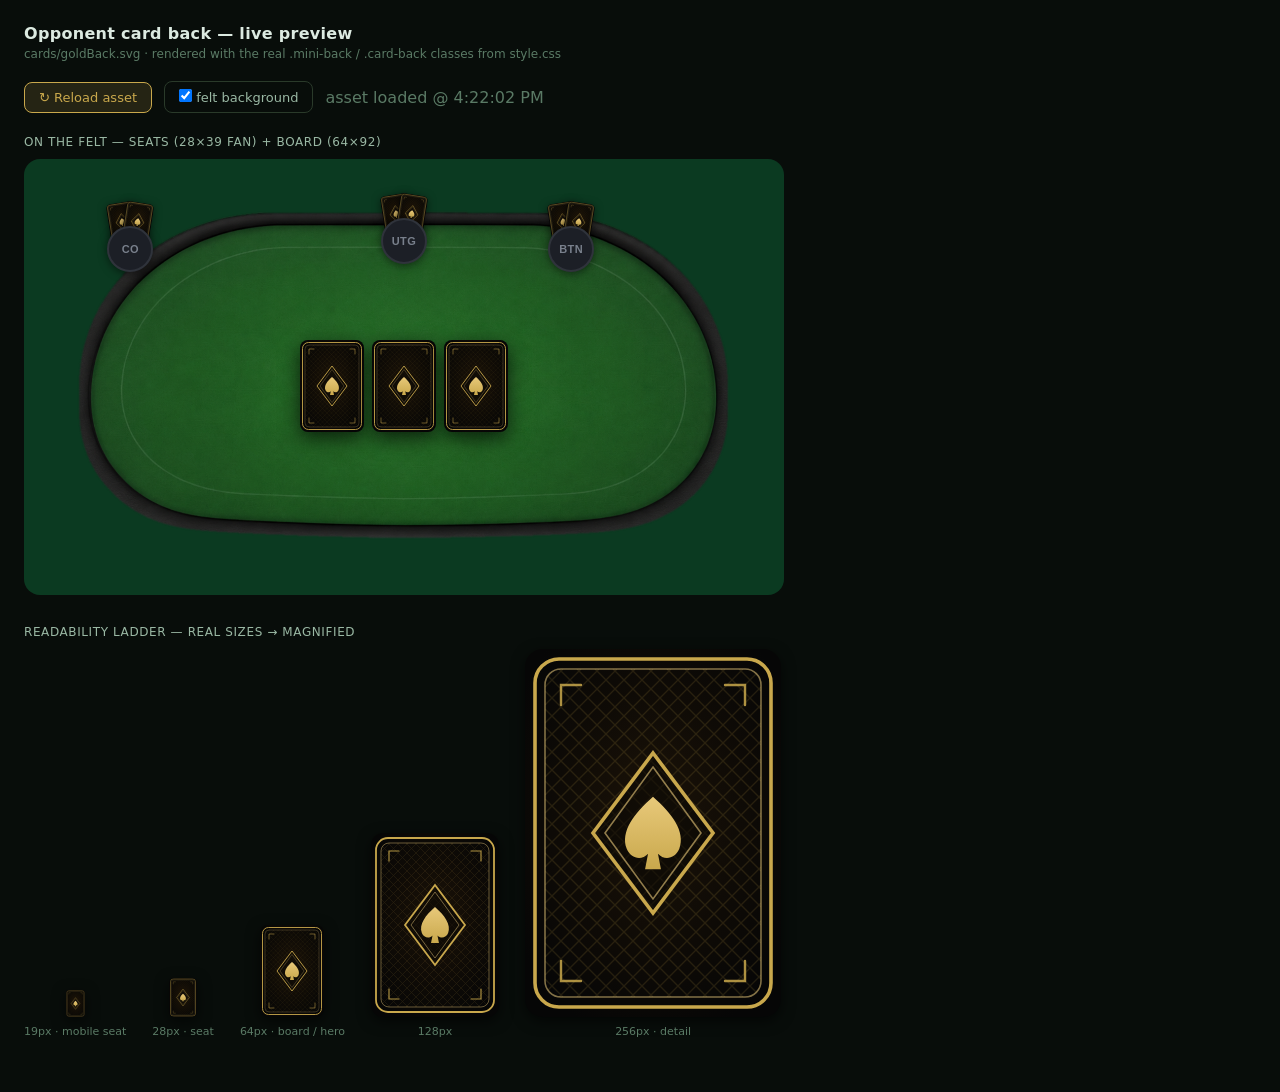
<file: static/back_preview.html>
<!DOCTYPE html>
<!--
  back_preview.html — iteration harness for the opponent card back (cards/goldBack.svg).

  Why this exists: lets us tweak the SVG and see it instantly at REAL sizes on the
  REAL felt, using the REAL .mini-back / .card-back classes from style.css — no need
  to boot the whole Drill, and no Figma round-trip. See docs/roadmap.md B.1-cards.

  Usage:  python3 main.py  →  http://localhost:8000/static/back_preview.html
  Edit cards/goldBack.svg (or run `python3 cards/goldBack.gen.py`), hit "Reload asset"
  (or just refresh). The asset is cache-busted by timestamp so changes show at once.
-->
<html lang="en">
<head>
  <meta charset="utf-8">
  <meta name="viewport" content="width=device-width, initial-scale=1">
  <title>Card Back — preview</title>
  <!-- the real stylesheet, so .mini-back / .card-back / .seat-cards render 1:1 -->
  <link rel="stylesheet" href="/static/style.css">
  <style>
    body {
      margin: 0;
      background: #080d0a;
      color: #dceae1;
      font-family: ui-sans-serif, system-ui, sans-serif;
      padding: 24px;
    }
    h1 { font-size: 16px; font-weight: 700; letter-spacing: .3px; margin: 0 0 4px; }
    .sub { color: #5a7a65; font-size: 12px; margin: 0 0 20px; }
    .toolbar { display: flex; gap: 12px; align-items: center; margin-bottom: 22px; flex-wrap: wrap; }
    .toolbar button, .toolbar label {
      font: inherit; font-size: 13px;
      background: rgba(201,168,76,.15); color: #c9a84c;
      border: 1px solid #c9a84c; border-radius: 8px;
      padding: 7px 14px; cursor: pointer; user-select: none;
    }
    .toolbar label { background: transparent; color: #9ab8a4; border-color: #2a3a2a; }
    .toolbar .stamp { color: #5a7a65; border: none; background: none; cursor: default; }

    section { margin-bottom: 30px; }
    .label { font-size: 12px; color: #9ab8a4; margin: 0 0 10px; text-transform: uppercase; letter-spacing: .6px; }

    /* Felt stage — the approved table render, with seats + a board row on top */
    .felt {
      position: relative;
      width: 760px; max-width: 100%;
      aspect-ratio: 1500 / 860;
      background: #0b3a21 center/cover no-repeat;
      border-radius: 16px;
      overflow: hidden;
    }
    .felt.has-img { background-image: url('/static/table_art/table.png'); }

    /* a seat mock: relative box so .seat-cards positions like in-app */
    .seat { position: absolute; width: 80px; height: 70px; }
    .seat .seat-circle { position: absolute; bottom: 0; left: 50%; transform: translateX(-50%); }
    .s1 { left: 14%;  top: 18%; }
    .s2 { left: 50%;  top: 8%;  transform: translateX(-50%); }
    .s3 { left: 72%;  top: 18%; }

    /* board row of face-down 64x92 cards, centred on the felt */
    .board {
      position: absolute; left: 50%; top: 52%;
      transform: translate(-50%, -50%);
      display: flex; gap: 8px;
    }

    /* Readability ladder on a flat dark panel */
    .ladder { display: flex; align-items: flex-end; gap: 26px; }
    .rung { text-align: center; }
    .rung .cap { font-size: 11px; color: #5a7a65; margin-top: 8px; }
    .swatch {
      /* same background recipe as .mini-back / .card-back; size set per rung */
      background: #060606 url('/cards/goldBack.svg') center/100% 100% no-repeat;
      border-radius: 5px;
      box-shadow: 0 4px 14px rgba(0,0,0,.6);
      margin: 0 auto;
    }
    .sz-mobile { width: 19px; height: 27px; border-radius: 3px; }
    .sz-seat   { width: 28px; height: 39px; }
    .sz-board  { width: 64px; height: 92px; border-radius: 8px; }
    .sz-xl     { width: 128px; height: 184px; border-radius: 12px; }
    .sz-xxl    { width: 256px; height: 368px; border-radius: 18px; }
  </style>
</head>
<body>
  <h1>Opponent card back — live preview</h1>
  <p class="sub">cards/goldBack.svg · rendered with the real .mini-back / .card-back classes from style.css</p>

  <div class="toolbar">
    <button id="reload">↻ Reload asset</button>
    <label><input type="checkbox" id="feltToggle" checked> felt background</label>
    <span class="stamp" id="stamp"></span>
  </div>

  <section>
    <p class="label">On the felt — seats (28×39 fan) + board (64×92)</p>
    <div class="felt has-img" id="felt">
      <div class="seat s1"><div class="seat-cards"><div class="mini-back b1"></div><div class="mini-back b2"></div></div><div class="seat-circle">CO</div></div>
      <div class="seat s2"><div class="seat-cards"><div class="mini-back b1"></div><div class="mini-back b2"></div></div><div class="seat-circle">UTG</div></div>
      <div class="seat s3"><div class="seat-cards"><div class="mini-back b1"></div><div class="mini-back b2"></div></div><div class="seat-circle">BTN</div></div>
      <div class="board">
        <div class="card card-back"></div>
        <div class="card card-back"></div>
        <div class="card card-back"></div>
      </div>
    </div>
  </section>

  <section>
    <p class="label">Readability ladder — real sizes → magnified</p>
    <div class="ladder">
      <div class="rung"><div class="swatch sz-mobile"></div><div class="cap">19px · mobile seat</div></div>
      <div class="rung"><div class="swatch sz-seat"></div><div class="cap">28px · seat</div></div>
      <div class="rung"><div class="swatch sz-board"></div><div class="cap">64px · board / hero</div></div>
      <div class="rung"><div class="swatch sz-xl"></div><div class="cap">128px</div></div>
      <div class="rung"><div class="swatch sz-xxl"></div><div class="cap">256px · detail</div></div>
    </div>
  </section>

  <script>
    // Cache-bust the SVG by timestamp so edits show immediately. We override the
    // background shorthand inline on every element that paints the back, keeping
    // size/position/colour identical to the stylesheet recipe.
    function bust() {
      const u = '/cards/goldBack.svg?t=' + Date.now();
      document.querySelectorAll('.mini-back, .card-back').forEach(el => {
        el.style.background = "#060606 url('" + u + "') center/100% 100% no-repeat";
      });
      document.querySelectorAll('.swatch').forEach(el => {
        el.style.backgroundImage = "url('" + u + "')";
      });
      document.getElementById('stamp').textContent = 'asset loaded @ ' + new Date().toLocaleTimeString();
    }
    document.getElementById('reload').addEventListener('click', bust);
    document.getElementById('feltToggle').addEventListener('change', e => {
      document.getElementById('felt').classList.toggle('has-img', e.target.checked);
    });
    bust();
  </script>
</body>
</html>
</file>
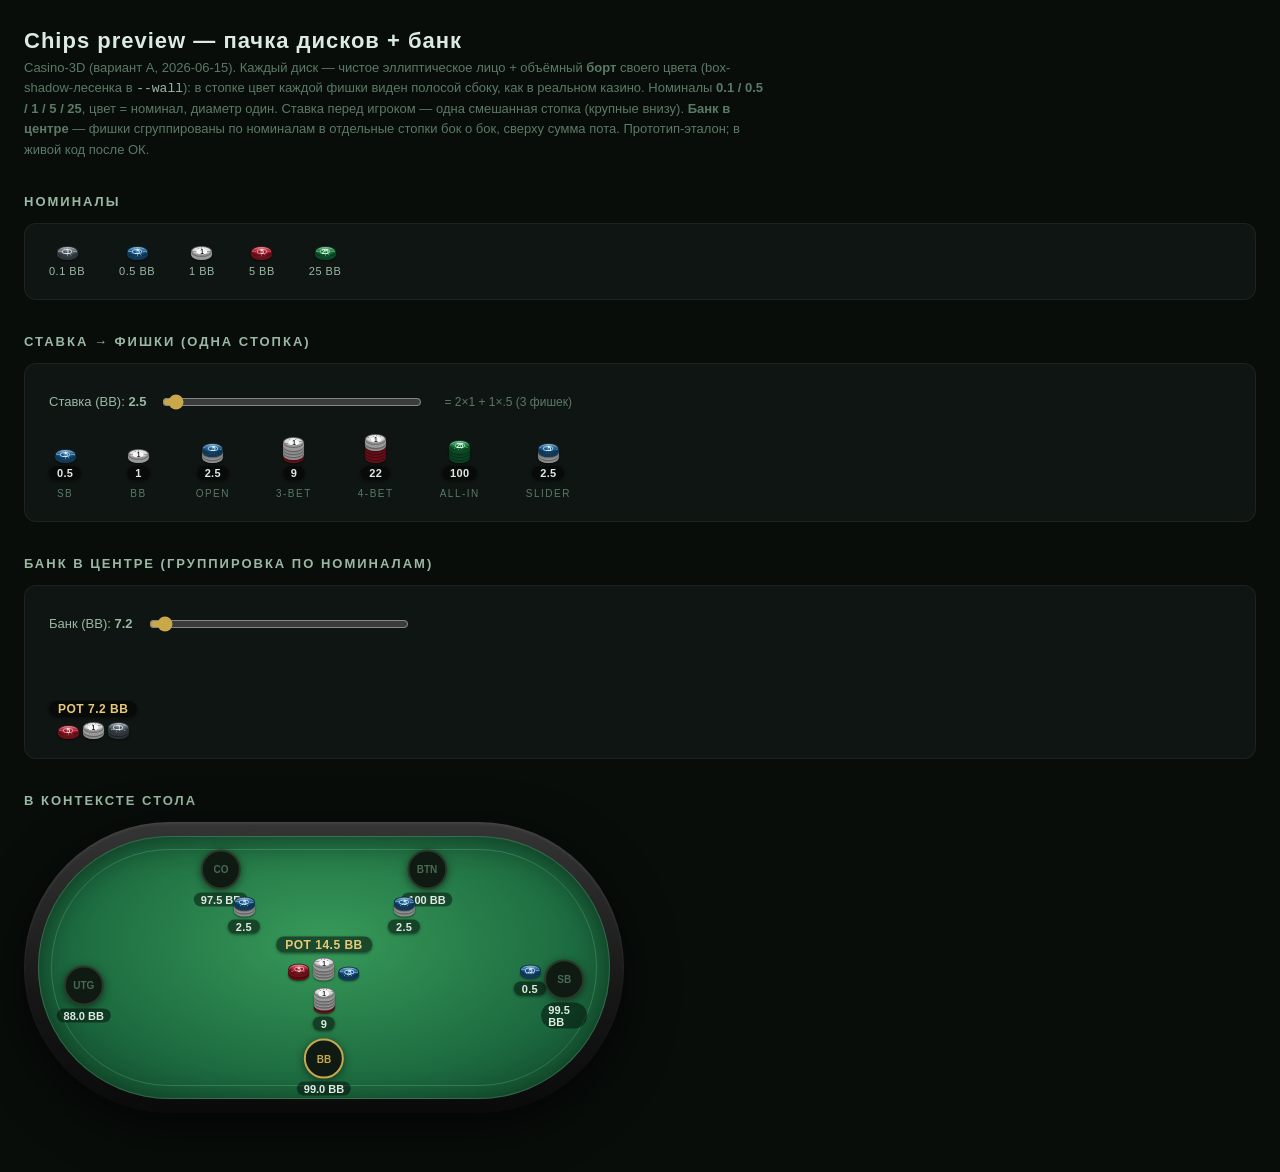
<file: static/chips_preview.html>
<!DOCTYPE html>
<html lang="ru">
<head>
<meta charset="utf-8">
<meta name="viewport" content="width=device-width, initial-scale=1">
<title>Chips preview — Poker Trainer (stacked discs + pot)</title>
<style>
  :root{
    --surface-0:#080d0a; --surface-1:#0f1512; --surface-2:#161d19;
    --text:#dceae1; --text-mid:#9ab8a4; --text-dim:#5a7a65;
    --gold:#c9a84c; --gold-hi:#e8c97a;
    --felt:#1d6b40; --felt-hi:#379a59; --felt-shadow:#0b3a21;
    --felt-line:rgba(150,225,180,.22);
    --rim:#161616; --rim-hi:#353535;
    --font-ui:'Oxanium','Segoe UI',sans-serif;
    --font-body:'DM Sans','Segoe UI',sans-serif;
  }
  *{box-sizing:border-box}
  body{ margin:0; background:var(--surface-0); color:var(--text);
        font-family:var(--font-body); padding:28px 24px 60px; }
  h1{font-family:var(--font-ui); font-size:22px; letter-spacing:1px; margin:0 0 4px}
  .sub{color:var(--text-dim); font-size:13px; margin:0 0 26px; max-width:740px; line-height:1.55}
  code{color:var(--text-mid)}
  h2{font-family:var(--font-ui); font-size:13px; letter-spacing:2px; text-transform:uppercase;
     color:var(--text-mid); margin:34px 0 14px; font-weight:600}
  .panel{ background:var(--surface-1); border:1px solid rgba(255,255,255,.06);
          border-radius:12px; padding:22px 24px; }

  /* ── CHIP DISC (casino-3D, variant A, 2026-06-15) ──────────────────
     Clean elliptical top face + an extruded side wall built from a
     box-shadow ladder in the disc's own --wall colour. Stacked, each
     chip shows its colour as a band down the side (real casino-stack
     look). Same diameter for all denoms; colour = denomination.       */
  .coins{ position:relative; }
  .coin{
    position:absolute; left:0; width:var(--cw,21px); height:var(--ch,11px);
    border-radius:50%;
    background:
      radial-gradient(ellipse at 50% 30%, rgba(255,255,255,.42), rgba(255,255,255,0) 60%),
      var(--body);
    box-shadow:
      inset 0 1px 1px rgba(255,255,255,.42),
      inset 0 -1.5px 1.5px rgba(0,0,0,.40),
      0 1px 0 var(--wall), 0 2px 0 var(--wall), 0 3px 0 var(--wall),
      0 4px 2px rgba(0,0,0,.5);
    border:1px solid rgba(0,0,0,.5);
  }
  /* edge spots on the top-face rim (staggered per disc via --rot) */
  .coin::before{
    content:''; position:absolute; inset:0; border-radius:50%;
    background:repeating-conic-gradient(from var(--rot,0deg),
      var(--edge) 0deg 7deg, transparent 7deg 45deg);
    -webkit-mask:radial-gradient(closest-side, transparent 58%, #000 62%);
            mask:radial-gradient(closest-side, transparent 58%, #000 62%);
    opacity:.65; pointer-events:none;
  }
  .coin.top::after{
    content:attr(data-d);
    position:absolute; inset:21% 24%; border-radius:50%;
    background:
      radial-gradient(ellipse at 50% 32%, rgba(255,255,255,.35), rgba(255,255,255,0) 65%),
      var(--inlay);
    border:1px solid var(--ring);
    display:flex; align-items:center; justify-content:center;
    font-family:var(--font-ui); font-weight:800; color:var(--ink);
    font-size:6.5px; letter-spacing:-.3px; z-index:2;
  }

  /* denomination palettes (white=1, red=5, green=25 anchors).
     --wall = darker side-of-disc colour for the extruded edge. */
  .d-01 { --body:#54606a; --wall:#2f363c; --edge:#aab4bd; --inlay:#3f4a53; --ink:#e6edf2; --ring:#cfd8df; }
  .d-05 { --body:#1d5a8a; --wall:#103a5c; --edge:#6cc0f0; --inlay:#16466f; --ink:#e3f4ff; --ring:#8fd2ff; }
  .d-1  { --body:#d8d8d8; --wall:#9a9a9a; --edge:#7c7c7c; --inlay:#f4f4f4; --ink:#222;    --ring:#ffffff; }
  .d-5  { --body:#a3182a; --wall:#6d1019; --edge:#ec5a6e; --inlay:#7e1320; --ink:#ffe2e6; --ring:#ff8a98; }
  .d-25 { --body:#15743a; --wall:#0b4a26; --edge:#56c47e; --inlay:#0e5a2c; --ink:#dcffe8; --ring:#7fe0a2; }

  /* a single mixed stack (player bet): bottom=largest denom */
  .chip-stack{ display:inline-flex; flex-direction:column; align-items:center; vertical-align:bottom; }
  .chip-amt{ margin-top:6px; font-family:var(--font-ui); font-size:11px; font-weight:700;
    color:var(--text); letter-spacing:.3px; background:rgba(0,0,0,.5); border-radius:9999px;
    padding:1px 8px; box-shadow:0 1px 3px rgba(0,0,0,.5); white-space:nowrap; }
  .chip-tag{ margin-top:8px; font-size:10px; letter-spacing:1.5px; text-transform:uppercase; color:var(--text-dim) }

  /* POT: one stack per denomination, side by side, + total label */
  .chip-pot{ display:inline-flex; flex-direction:column; align-items:center; gap:5px; }
  .pot-row{ display:flex; gap:4px; align-items:flex-end; }
  .pot-total{ font-family:var(--font-ui); font-size:12px; font-weight:700; color:var(--gold-hi);
    letter-spacing:.5px; background:rgba(0,0,0,.5); border-radius:9999px; padding:1px 9px;
    box-shadow:0 1px 3px rgba(0,0,0,.5); white-space:nowrap; }

  /* legend */
  .legend{ display:flex; gap:34px; flex-wrap:wrap; align-items:flex-end; }
  .legend .item{ display:flex; flex-direction:column; align-items:center; gap:8px }
  .legend .nm{ font-family:var(--font-ui); font-size:11px; color:var(--text-mid); letter-spacing:.5px }

  .controls{ display:flex; align-items:center; gap:14px; margin:6px 0 22px; color:var(--text-mid); font-size:13px }
  input[type=range]{ width:260px; accent-color:var(--gold) }
  .breakdown{ font-family:var(--font-ui); font-size:12px; color:var(--text-dim); margin-left:6px }

  .zoo{ display:flex; gap:46px; flex-wrap:wrap; align-items:flex-end; }
  .zoo .item{ display:flex; flex-direction:column; align-items:center; }

  /* ── mini felt context ───────────────────────────────────────── */
  .felt-wrap{ position:relative; width:600px; max-width:100%; aspect-ratio:680/330; margin-top:6px;
    border-radius:9999px; background:linear-gradient(180deg,var(--rim-hi),var(--rim) 60%,#0a0a0a);
    padding:14px; box-shadow:0 14px 50px rgba(0,0,0,.7), inset 0 2px 3px rgba(255,255,255,.08); }
  .felt{ position:relative; width:100%; height:100%; border-radius:9999px;
    background:radial-gradient(ellipse 76% 92% at 50% 40%, var(--felt-hi), var(--felt) 58%, var(--felt-shadow) 100%);
    box-shadow:inset 0 0 0 1px var(--felt-line), inset 0 6px 30px rgba(0,0,0,.45); overflow:hidden; }
  .felt::before{ content:''; position:absolute; inset:13px; border-radius:9999px; border:1px solid var(--felt-line); }
  .seat{ position:absolute; transform:translate(-50%,-50%); display:flex; flex-direction:column; align-items:center; gap:3px }
  .seat-circle{ width:40px;height:40px;border-radius:50%;background:#0e1a12;border:2px solid #2a3a2a;
    display:flex;align-items:center;justify-content:center;
    font-family:var(--font-ui);font-size:10px;font-weight:700;color:#4a6a54;box-shadow:0 2px 8px rgba(0,0,0,.5); }
  .seat-circle.hero{ border-color:var(--gold); color:var(--gold) }
  .seat-stack-lbl{ font-family:var(--font-ui);font-size:11px;font-weight:600;color:var(--text);
    background:rgba(0,0,0,.45);padding:1px 7px;border-radius:9999px; }
  .table-chip{ position:absolute; transform:translate(-50%,-50%); }
  .table-pot{ position:absolute; left:50%; top:46%; transform:translate(-50%,-50%); }
</style>
</head>
<body>
  <h1>Chips preview — пачка дисков + банк</h1>
  <p class="sub">Casino-3D (вариант A, 2026-06-15). Каждый диск — чистое эллиптическое лицо + объёмный <b>борт</b> своего цвета (box-shadow-лесенка в <code>--wall</code>): в стопке цвет каждой фишки виден полосой сбоку, как в реальном казино. Номиналы <b>0.1 / 0.5 / 1 / 5 / 25</b>, цвет = номинал, диаметр один. Ставка перед игроком — одна смешанная стопка (крупные внизу). <b>Банк в центре</b> — фишки сгруппированы по номиналам в отдельные стопки бок о бок, сверху сумма пота. Прототип-эталон; в живой код после ОК.</p>

  <h2>Номиналы</h2>
  <div class="panel"><div class="legend" id="legend"></div></div>

  <h2>Ставка → фишки (одна стопка)</h2>
  <div class="panel">
    <div class="controls">
      <label>Ставка (BB): <b id="amtLabel">2.5</b></label>
      <input type="range" id="amtRange" min="0.1" max="100" step="0.1" value="2.5">
      <span class="breakdown" id="breakdown"></span>
    </div>
    <div class="zoo" id="zoo"></div>
  </div>

  <h2>Банк в центре (группировка по номиналам)</h2>
  <div class="panel">
    <div class="controls">
      <label>Банк (BB): <b id="potLabel">7.2</b></label>
      <input type="range" id="potRange" min="0.5" max="200" step="0.1" value="7.2">
    </div>
    <div id="potZoo" style="display:flex; gap:48px; align-items:flex-end; min-height:80px"></div>
  </div>

  <h2>В контексте стола</h2>
  <div class="felt-wrap"><div class="felt" id="felt"></div></div>

<script>
  // ── Denomination model ────────────────────────────────────────────
  const DENOMS = [
    { v:25,  cls:'d-25', label:'25' },
    { v:5,   cls:'d-5',  label:'5'  },
    { v:1,   cls:'d-1',  label:'1'  },
    { v:0.5, cls:'d-05', label:'.5' },
    { v:0.1, cls:'d-01', label:'.1' },
  ];
  function makeChange(amount){            // returns denom objs, largest→smallest
    let rem = Math.round(amount*10)/10; const out = [];
    for(const d of DENOMS){
      let k = Math.floor((rem + 1e-9) / d.v);
      for(let i=0;i<k;i++) out.push(d);
      rem = Math.round((rem - k*d.v)*10)/10;
    }
    return out;
  }
  function fmt(a){ return Number.isInteger(a) ? String(a) : a.toFixed(1); }

  const CH = 11, CT = 3, CW = 21;         // disc height, stacked offset, width (casino-3D, thin)
  // Build a column of discs from a list of denom objs (bottom→top).
  function coinsColumn(denoms){
    const n = denoms.length || 1;
    const coins = document.createElement('div');
    coins.className = 'coins';
    coins.style.width = CW + 'px';
    coins.style.height = (CH + (n-1)*CT) + 'px';
    denoms.forEach((d,i)=>{
      const coin = document.createElement('div');
      coin.className = 'coin ' + d.cls + (i===n-1 ? ' top' : '');
      coin.style.bottom = (i*CT) + 'px';
      coin.style.zIndex = i;
      coin.style.setProperty('--cw', CW+'px');
      coin.style.setProperty('--ch', CH+'px');
      coin.style.setProperty('--rot', (i*23 % 60) + 'deg');
      if(i===n-1) coin.setAttribute('data-d', d.label);
      coins.appendChild(coin);
    });
    return coins;
  }

  // Player bet: a single mixed stack (largest at bottom) + amount pill.
  function buildStack(amount, {showAmt=true, tag=null} = {}){
    const wrap = document.createElement('div'); wrap.className='chip-stack';
    wrap.appendChild(coinsColumn(makeChange(amount)));
    if(showAmt){ const a=document.createElement('div'); a.className='chip-amt'; a.textContent=fmt(amount); wrap.appendChild(a); }
    if(tag){ const t=document.createElement('div'); t.className='chip-tag'; t.textContent=tag; wrap.appendChild(t); }
    return wrap;
  }

  // Pot: group make-change by denomination → one stack each, side by side.
  function buildPot(amount, {showTotal=true} = {}){
    const chips = makeChange(amount);
    const groups = [];
    chips.forEach(d=>{ const g=groups.find(x=>x.cls===d.cls); g ? g.count++ : groups.push({...d, count:1}); });
    const wrap = document.createElement('div'); wrap.className='chip-pot';
    if(showTotal){ const t=document.createElement('div'); t.className='pot-total'; t.textContent='POT '+fmt(amount)+' BB'; wrap.appendChild(t); }
    const row = document.createElement('div'); row.className='pot-row';
    groups.forEach(g=>{
      const denoms = Array.from({length:g.count}, ()=>g);   // all same denom
      row.appendChild(coinsColumn(denoms));
    });
    wrap.appendChild(row);
    return wrap;
  }

  // ── Legend ────────────────────────────────────────────────────────
  const legend = document.getElementById('legend');
  DENOMS.slice().reverse().forEach(d=>{
    const item = document.createElement('div'); item.className='item';
    item.appendChild(coinsColumn([d]));
    const nm = document.createElement('div'); nm.className='nm'; nm.textContent = fmt(d.v)+' BB';
    item.appendChild(nm); legend.appendChild(item);
  });

  // ── Bet stacks zoo ────────────────────────────────────────────────
  const SAMPLES = [[0.5,'SB'],[1,'BB'],[2.5,'Open'],[9,'3-Bet'],[22,'4-Bet'],[100,'All-in']];
  const zoo = document.getElementById('zoo');
  function renderZoo(sliderAmt){
    zoo.innerHTML='';
    SAMPLES.forEach(([amt,tag])=>{ const it=document.createElement('div'); it.className='item'; it.appendChild(buildStack(amt,{tag})); zoo.appendChild(it); });
    const it=document.createElement('div'); it.className='item'; it.appendChild(buildStack(sliderAmt,{tag:'slider'})); zoo.appendChild(it);
  }
  function breakdownText(a){
    const by={}; makeChange(a).forEach(d=>by[d.label]=(by[d.label]||0)+1);
    const parts=Object.entries(by).map(([l,k])=>`${k}×${l}`);
    return `= ${parts.join(' + ')}  (${makeChange(a).length} фишек)`;
  }
  const range=document.getElementById('amtRange'), amtLabel=document.getElementById('amtLabel'), breakdown=document.getElementById('breakdown');
  function onSlide(){ const a=parseFloat(range.value); amtLabel.textContent=fmt(a); breakdown.textContent=breakdownText(a); renderZoo(a); }
  range.addEventListener('input', onSlide); onSlide();

  // ── Pot zoo ───────────────────────────────────────────────────────
  const potZoo=document.getElementById('potZoo'), potRange=document.getElementById('potRange'), potLabel=document.getElementById('potLabel');
  function onPot(){ const a=parseFloat(potRange.value); potLabel.textContent=fmt(a); potZoo.innerHTML=''; potZoo.appendChild(buildPot(a)); }
  potRange.addEventListener('input', onPot); onPot();

  // ── Mini felt context: blinds + open + 3bet in front, pot in center ─
  const felt = document.getElementById('felt');
  const SEATS = [
    {pos:'BB',  top:88, left:50, hero:true,  stack:'99.0'},
    {pos:'UTG', top:60, left:8,  hero:false, stack:'88.0'},
    {pos:'CO',  top:16, left:32, hero:false, stack:'97.5'},
    {pos:'BTN', top:16, left:68, hero:false, stack:'100'},
    {pos:'SB',  top:60, left:92, hero:false, stack:'99.5'},
  ];
  SEATS.forEach(s=>{
    const seat=document.createElement('div'); seat.className='seat'; seat.style.top=s.top+'%'; seat.style.left=s.left+'%';
    seat.innerHTML=`<div class="seat-circle ${s.hero?'hero':''}">${s.pos}</div><div class="seat-stack-lbl">${s.stack} BB</div>`;
    felt.appendChild(seat);
  });
  function placeChip(amount, top, left){ const c=buildStack(amount,{showAmt:true}); c.classList.add('table-chip'); c.style.top=top+'%'; c.style.left=left+'%'; felt.appendChild(c); }
  // CO opens 2.5, BTN calls 2.5, hero (BB) 3-bets to 9 → pot grows
  placeChip(2.5, 30, 36);
  placeChip(2.5, 30, 64);
  placeChip(0.5, 55, 86);   // SB blind
  placeChip(9,   66, 50);   // hero 3-bet
  // center pot
  const pot=buildPot(14.5,{showTotal:true}); pot.classList.add('table-pot'); felt.appendChild(pot);
</script>
</body>
</html>
</file>
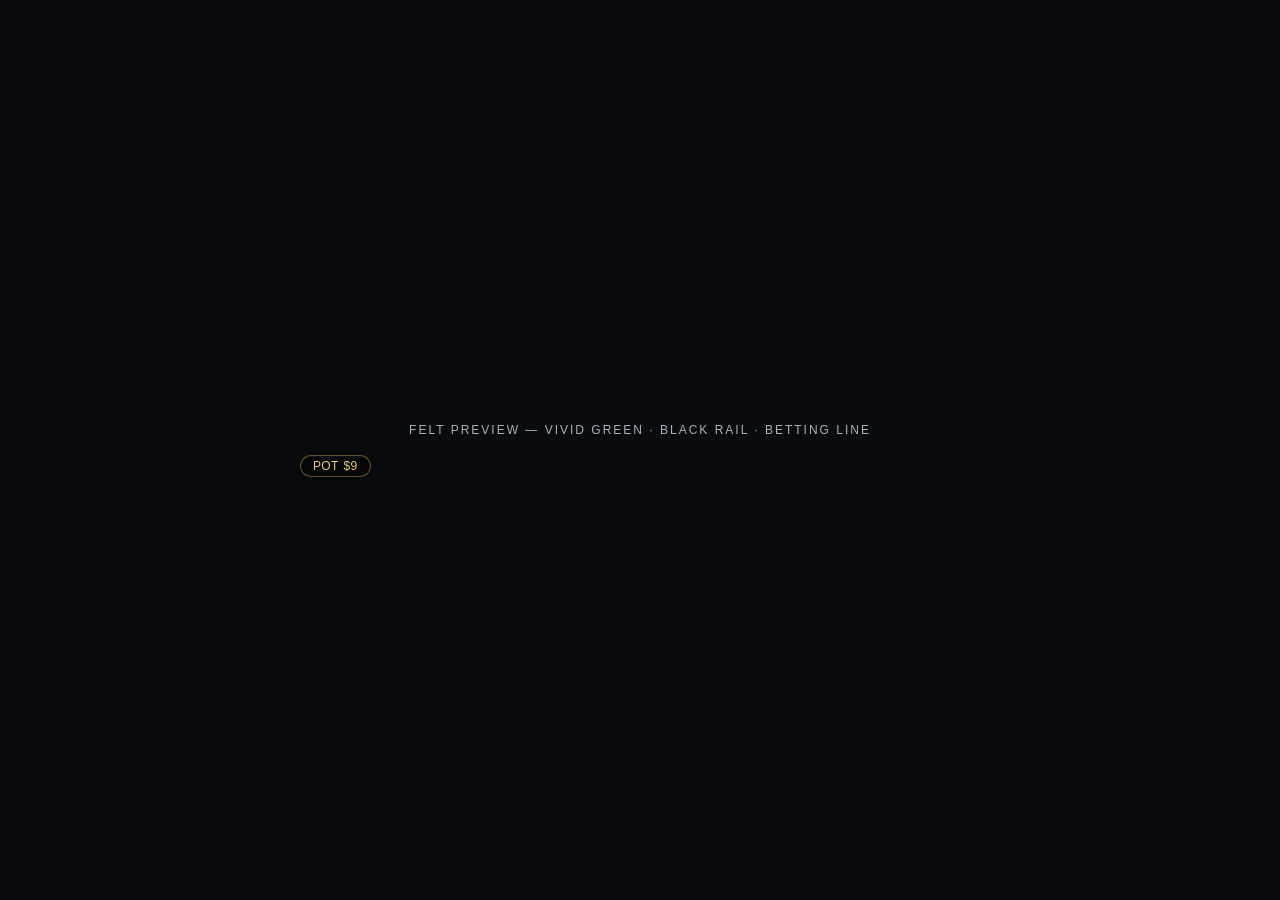
<file: static/felt_preview.html>
<!DOCTYPE html>
<html lang="en">
<head>
  <meta charset="UTF-8">
  <meta name="viewport" content="width=device-width, initial-scale=1.0">
  <title>Felt preview — B.1-polish</title>
  <link rel="stylesheet" href="style.css?v=20260529g">
  <style>
    /* Standalone harness only — not part of the app. Uses the real .table-*
       classes from style.css so this shows exactly the live table look. */
    body { background: var(--bg); margin: 0; min-height: 100vh;
           display: flex; flex-direction: column; align-items: center;
           justify-content: center; gap: 18px; font-family: var(--font-ui); }
    .cap { color: var(--text-mid); font-size: 12px; letter-spacing: 2px; text-transform: uppercase; }
    /* a couple of fake seats + a board so the felt reads in context */
    .demo-board { display: flex; gap: 6px; z-index: 4; }
    .demo-card { width: 46px; height: 66px; border-radius: 6px; background: #fdfeee;
                 box-shadow: 0 2px 8px rgba(0,0,0,.5); }
  </style>
</head>
<body>
  <div class="cap">Felt preview — vivid green · black rail · betting line</div>
  <div class="table-wrap">
    <div class="table-rim"></div>
    <div class="table-felt">
      <div class="pot-block">
        <div class="pot-label">POT</div>
        <div class="pot-value">$9</div>
      </div>
    </div>
  </div>
</body>
</html>
</file>
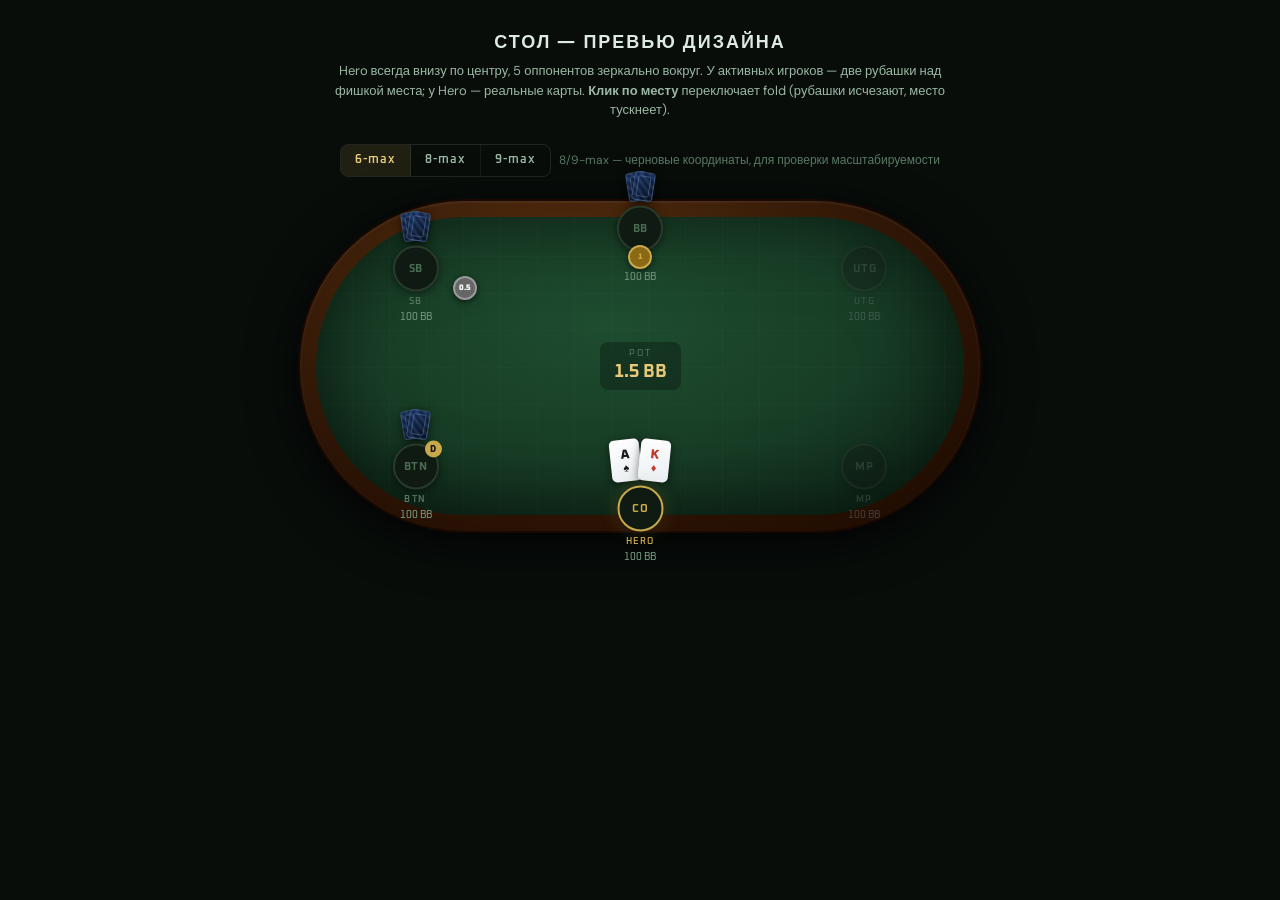
<file: static/table_preview.html>
<!DOCTYPE html>
<html lang="en">
<head>
<meta charset="UTF-8">
<meta name="viewport" content="width=device-width, initial-scale=1.0">
<title>Table Design Preview — Poker Trainer</title>
<link rel="preconnect" href="https://fonts.googleapis.com">
<link href="https://fonts.googleapis.com/css2?family=Oxanium:wght@400;500;600;700;800&family=DM+Sans:wght@400;500;700&display=swap" rel="stylesheet">
<style>
:root{
  /* Neutrals (GTOW discipline) */
  --surface-0:#080d0a; --surface-1:#0f1512; --surface-2:#161d19; --surface-3:#1c2420;
  --border-subtle:rgba(255,255,255,.06); --border-default:rgba(255,255,255,.10); --border-strong:rgba(255,255,255,.16);
  /* Text */
  --text-primary:#dceae1; --text-secondary:#9ab8a4; --text-tertiary:#5a7a65; --text-disabled:rgba(220,234,225,.32);
  /* Accent (gold, used sparingly) */
  --accent:#c9a84c; --accent-hi:#e8c97a; --accent-bg:rgba(201,168,76,.12);
  /* Felt & rim (GG richness — the hero) */
  --felt:#183d26; --felt-hi:#1e4d30; --felt-shadow:#0a1f12;
  --rim:#2e1505; --rim-hi:#5a3210;
  /* Shadows */
  --shadow-sm:0 1px 3px rgba(0,0,0,.4); --shadow-md:0 4px 12px rgba(0,0,0,.5);
  --shadow-card:0 2px 8px rgba(0,0,0,.5);
  --shadow-table:0 0 0 2px #1a0800, 0 10px 50px rgba(0,0,0,.9), inset 0 1px 3px rgba(255,255,255,.1);
  /* Fonts */
  --font-ui:'Oxanium',sans-serif; --font-body:'DM Sans',sans-serif;
}
*{box-sizing:border-box;}
body{
  margin:0; min-height:100vh;
  background:radial-gradient(ellipse at 50% 0%, #10171300 0%, var(--surface-0) 70%), var(--surface-0);
  color:var(--text-primary); font-family:var(--font-body);
  display:flex; flex-direction:column; align-items:center; gap:24px;
  padding:32px 16px 64px;
}

/* ── Header / controls ───────────────────────────────── */
.preview-head{ text-align:center; max-width:620px; }
.preview-head h1{
  font-family:var(--font-ui); font-weight:700; letter-spacing:2px; text-transform:uppercase;
  font-size:18px; margin:0 0 6px; color:var(--text-primary);
}
.preview-head p{ margin:0; font-size:13px; color:var(--text-secondary); line-height:1.5; }
.controls{ display:flex; gap:8px; align-items:center; flex-wrap:wrap; justify-content:center; }
.seg-buttons{ display:inline-flex; border:1px solid var(--border-default); border-radius:8px; overflow:hidden; }
.seg{
  font-family:var(--font-ui); font-weight:600; font-size:12px; letter-spacing:1px;
  background:transparent; color:var(--text-secondary); border:none; padding:8px 14px; cursor:pointer;
  border-right:1px solid var(--border-subtle);
}
.seg:last-child{ border-right:none; }
.seg.active{ background:var(--accent-bg); color:var(--accent-hi); }
.hint{ font-size:12px; color:var(--text-tertiary); }

/* ── Table (stadium / racetrack — elongated, ~2:1) ───── */
.table-wrap{ position:relative; width:680px; height:330px; flex-shrink:0; }
.table-rim{
  position:absolute; inset:0; border-radius:9999px;
  background:radial-gradient(ellipse at 40% 28%, var(--rim-hi), var(--rim) 60%, #1a0800);
  box-shadow:var(--shadow-table);
}
.table-felt{
  position:absolute; inset:16px; border-radius:9999px;
  background:radial-gradient(ellipse at 45% 35%, var(--felt-hi), var(--felt) 52%, var(--felt-shadow));
  box-shadow:inset 0 0 80px rgba(0,0,0,.55);
  overflow:hidden; display:flex; align-items:center; justify-content:center;
}
.table-felt::before{
  content:''; position:absolute; inset:0; border-radius:9999px;
  background:
    repeating-linear-gradient(0deg,  transparent, transparent 36px, rgba(255,255,255,.015) 36px, rgba(255,255,255,.015) 37px),
    repeating-linear-gradient(90deg, transparent, transparent 36px, rgba(255,255,255,.015) 36px, rgba(255,255,255,.015) 37px);
}

/* Center pot */
.pot-block{
  position:relative; z-index:3; display:flex; flex-direction:column; align-items:center; gap:2px;
  background:rgba(0,0,0,.28); border-radius:8px; padding:6px 14px;
}
.pot-label{ font-family:var(--font-ui); font-size:9px; letter-spacing:2px; color:var(--text-tertiary); }
.pot-value{ font-family:var(--font-ui); font-size:18px; font-weight:700; color:var(--accent-hi); }

/* ── Seats ───────────────────────────────────────────── */
.seats{ position:absolute; inset:0; pointer-events:none; }
.seat{
  position:absolute; transform:translate(-50%,-50%);
  display:flex; flex-direction:column; align-items:center; gap:4px;
  pointer-events:auto; cursor:pointer; z-index:6;
  transition:opacity .25s ease, filter .25s ease;
}
/* Folded: cards gone (handled in markup) + whole seat dims */
.seat.is-folded{ opacity:.34; filter:grayscale(.6); }

/* Mini card-backs above the token = "this player still holds cards" */
.seat-cards{ display:flex; gap:-6px; height:30px; align-items:flex-end; }
.seat.is-folded .seat-cards{ visibility:hidden; }
.mini-back{
  width:21px; height:29px; border-radius:4px;
  background:
    repeating-linear-gradient(45deg, rgba(0,0,0,.18) 0 3px, rgba(255,255,255,.05) 3px 6px),
    linear-gradient(135deg, #1d3a6e 0%, #0a1428 100%);
  border:1px solid rgba(120,160,220,.35);
  box-shadow:var(--shadow-card);
  position:relative;
}
.mini-back::after{
  content:''; position:absolute; inset:3px; border-radius:2px;
  border:1px solid rgba(150,185,235,.30);
}
.mini-back.b1{ transform:rotate(-9deg) translateX(4px); }
.mini-back.b2{ transform:rotate(9deg) translateX(-4px); margin-left:-7px; }

/* Position token (no avatar — just the seat marker) */
.seat-circle{
  width:46px; height:46px; border-radius:50%;
  background:#0e1a12; border:2px solid #2a3a2a;
  display:flex; align-items:center; justify-content:center;
  font-family:var(--font-ui); font-size:11px; font-weight:700; letter-spacing:.5px;
  color:#4a6a54; box-shadow:0 2px 8px rgba(0,0,0,.5); position:relative;
}
.seat-circle.is-hero{
  border-color:var(--accent); color:var(--accent);
  box-shadow:0 0 18px rgba(201,168,76,.25), 0 2px 8px rgba(0,0,0,.5);
}
.seat-circle.is-dealer::after{
  content:'D'; position:absolute; top:-5px; right:-5px;
  width:17px; height:17px; background:var(--accent); color:#111;
  border-radius:50%; font-size:9px; font-weight:800;
  display:flex; align-items:center; justify-content:center;
}
.seat-name{
  font-family:var(--font-ui); font-size:9px; font-weight:600; letter-spacing:1.5px;
  text-transform:uppercase; color:var(--text-tertiary);
}
.seat-name.is-hero{ color:var(--accent); }
.seat-stack{ font-family:var(--font-ui); font-size:9.5px; font-weight:500; color:#6f9079; }

/* Hero's real (face-up) cards */
.hero-hand{ display:flex; gap:3px; height:42px; align-items:flex-end; }
.play-card{
  width:30px; height:42px; border-radius:5px;
  background:linear-gradient(160deg,#ffffff 0%,#e9eef2 100%);
  box-shadow:var(--shadow-card);
  display:flex; align-items:center; justify-content:center;
  font-family:var(--font-ui); font-weight:800; font-size:11px; line-height:1;
  flex-direction:column; gap:1px; position:relative;
}
.play-card .pc-rank{ font-size:13px; }
.play-card.red{ color:#c0392b; }
.play-card.black{ color:#1a1a1a; }
.play-card.c1{ transform:rotate(-6deg); }
.play-card.c2{ transform:rotate(6deg); margin-left:-4px; }

/* Blind chips */
.bet-chip{
  position:absolute; transform:translate(-50%,-50%);
  width:24px; height:24px; border-radius:50%;
  display:flex; align-items:center; justify-content:center;
  font-family:var(--font-ui); font-size:8px; font-weight:800; z-index:7;
  box-shadow:0 2px 6px rgba(0,0,0,.6);
}
.chip-sb{ background:#666; border:2px solid #999; color:#fff; }
.chip-bb{ background:#8b6914; border:2px solid var(--accent); color:var(--accent); }
</style>
</head>
<body>

<div class="preview-head">
  <h1>Стол — превью дизайна</h1>
  <p>Hero всегда внизу по центру, 5 оппонентов зеркально вокруг. У активных игроков — две рубашки над фишкой места; у Hero — реальные карты. <b>Клик по месту</b> переключает fold (рубашки исчезают, место тускнеет).</p>
</div>

<div class="controls">
  <div class="seg-buttons" id="sizeSel">
    <button class="seg active" data-n="6">6-max</button>
    <button class="seg" data-n="8">8-max</button>
    <button class="seg" data-n="9">9-max</button>
  </div>
  <span class="hint">8/9-max — черновые координаты, для проверки масштабируемости</span>
</div>

<div class="table-wrap" id="tableWrap">
  <div class="table-rim"></div>
  <div class="table-felt">
    <div class="pot-block">
      <div class="pot-label">POT</div>
      <div class="pot-value" id="potValue">1.5 BB</div>
    </div>
  </div>
  <div class="seats" id="seats"></div>
</div>

<script>
// ── Symmetric seat geometry (slot 0 = hero, bottom center) ──
// top/left are % of the table-wrap box. Mirrored left↔right around 50%.
// Tuned for the elongated stadium shape: side seats pushed outward toward
// the rounded ends, top/bottom seats sit on the straight long edges.
const SLOT_POS = {
  6: [
    {top:91,left:50}, {top:80,left:83}, {top:20,left:83},
    {top:8, left:50}, {top:20,left:17}, {top:80,left:17},
  ],
  8: [
    {top:91,left:50}, {top:82,left:80}, {top:50,left:95}, {top:14,left:80},
    {top:8, left:50}, {top:14,left:20}, {top:50,left:5},  {top:82,left:20},
  ],
  9: [
    {top:92,left:50}, {top:86,left:82}, {top:55,left:94}, {top:20,left:84}, {top:9,left:60},
    {top:9, left:40}, {top:20,left:16}, {top:55,left:6},  {top:86,left:18},
  ],
};

// Position labels per table size (heads order doesn't matter for the visual)
const POSITIONS = {
  6: ['UTG','MP','CO','BTN','SB','BB'],
  8: ['UTG','UTG+1','MP','HJ','CO','BTN','SB','BB'],
  9: ['UTG','UTG+1','UTG+2','MP','HJ','CO','BTN','SB','BB'],
};

const HERO_HAND = [{rank:'A',suit:'♠',red:false},{rank:'K',suit:'♦',red:true}];

// Mock state: which positions have folded. Default: a couple folded to show dimming.
let state = { n:6, hero:'CO', folded:new Set(['UTG','MP']) };

function render(){
  const wrap = document.getElementById('seats');
  wrap.innerHTML = '';
  // clear old blind chips
  document.querySelectorAll('.bet-chip').forEach(c=>c.remove());

  const n = state.n;
  const positions = POSITIONS[n];
  const slots = SLOT_POS[n];
  const heroIdx = positions.indexOf(state.hero);

  positions.forEach((pos)=>{
    const isHero   = pos === state.hero;
    const isDealer = pos === 'BTN';
    const folded   = !isHero && state.folded.has(pos);
    const posIdx   = positions.indexOf(pos);
    const slot     = (heroIdx - posIdx + n) % n;
    const sp       = slots[slot] || {top:50,left:50};

    const seat = document.createElement('div');
    seat.className = 'seat' + (folded ? ' is-folded' : '');
    seat.style.top  = sp.top + '%';
    seat.style.left = sp.left + '%';
    seat.dataset.pos = pos;

    // cards row: hero = real face-up hand; opponents = two mini backs
    let cardsHtml;
    if (isHero){
      cardsHtml = '<div class="hero-hand">' + HERO_HAND.map((c,i)=>
        `<div class="play-card ${c.red?'red':'black'} c${i+1}"><span class="pc-rank">${c.rank}</span><span>${c.suit}</span></div>`
      ).join('') + '</div>';
    } else {
      cardsHtml = '<div class="seat-cards"><div class="mini-back b1"></div><div class="mini-back b2"></div></div>';
    }

    seat.innerHTML =
      cardsHtml +
      `<div class="seat-circle${isHero?' is-hero':''}${isDealer?' is-dealer':''}">${pos.replace('UTG+','U+')}</div>` +
      `<div class="seat-name${isHero?' is-hero':''}">${isHero?'Hero':pos}</div>` +
      `<div class="seat-stack">100 BB</div>`;

    // click toggles fold (hero can't fold in this preview)
    if (!isHero){
      seat.addEventListener('click', ()=>{
        if (state.folded.has(pos)) state.folded.delete(pos);
        else state.folded.add(pos);
        render();
      });
    }
    wrap.appendChild(seat);
  });

  // Blind chips (SB / BB) toward table center, only if those positions are active
  addBlindChip('SB','0.5','chip-sb');
  addBlindChip('BB','1','chip-bb');
}

function addBlindChip(pos, text, cls){
  const n = state.n;
  const positions = POSITIONS[n];
  if (!positions.includes(pos) || state.folded.has(pos)) return;
  const slots = SLOT_POS[n];
  const heroIdx = positions.indexOf(state.hero);
  const slot = (heroIdx - positions.indexOf(pos) + n) % n;
  const sp = slots[slot]; if(!sp) return;
  // nudge chip from the seat toward the table center (50/50)
  const top  = sp.top  + (50 - sp.top)  * 0.22;
  const left = sp.left + (50 - sp.left) * 0.22;
  const chip = document.createElement('div');
  chip.className = 'bet-chip ' + cls;
  chip.textContent = text;
  chip.style.top  = top + '%';
  chip.style.left = left + '%';
  document.getElementById('tableWrap').appendChild(chip);
}

// size selector
document.getElementById('sizeSel').addEventListener('click', (e)=>{
  const btn = e.target.closest('.seg'); if(!btn) return;
  document.querySelectorAll('#sizeSel .seg').forEach(b=>b.classList.remove('active'));
  btn.classList.add('active');
  const n = +btn.dataset.n;
  state.n = n;
  // pick a hero position roughly in the middle of the order, reset folds
  state.hero = POSITIONS[n][Math.floor(n/2)];
  state.folded = new Set();
  render();
});

render();
</script>
</body>
</html>
</file>
<file: static/style.css>
/* ── DESIGN TOKENS ─────────────────────────────────── */
:root {
  /* ── NEUTRALS — cool graphite (chrome-redesign §1, 2026-06-18).
     Moved off the old charcoal-GREEN tint so the green matrix pops against
     a neutral surround. Felt/gold/action colours below stay as-is. ── */
  --bg:           #0a0b0e;            /* app background (was #080d0a green) */
  --felt:         #1d6b40;            /* vivid casino green base */
  --felt-hi:      #379a59;            /* lit center of the felt */
  --felt-shadow:  #0b3a21;            /* darkened toward the rail */
  --felt-line:    rgba(150,225,180,.22); /* betting line ring near edge — faint sheen */
  --rim:          #161616;            /* black padded rail */
  --rim-hi:       #353535;            /* rail top highlight */
  --panel:        #14161b;            /* panels / sidebar (was #0d1510 green) */
  --surface-2:    #1c1f26;            /* raised: cards, stat plates, avatars */
  --surface-3:    #21242b;            /* modals, popovers, hint overlays */
  --recessed:     #0e0f13;            /* recessed tracks (sliders, wells) */
  --stroke:       #2f333b;            /* neutral hairline (was green var(--stroke)) */
  --panel-border: rgba(255,255,255,.06);
  --gold:         #c9a84c;
  --gold-hi:      #e8c97a;
  --gold-dim:     rgba(201,168,76,.15);
  --text:         #e6e8ec;            /* primary (was #dceae1 green) */
  --text-dim:     #79808c;            /* muted (was #5a7a65 green) */
  --text-mid:     #aab0bc;            /* secondary (was #9ab8a4 green) */
  --correct:      #27ae60;
  --correct-bg:   rgba(39,174,96,.12);
  --wrong:        #c0392b;
  --wrong-bg:     rgba(192,57,43,.12);
  --r:            10px;

  --c-fold:  #161c18;
  --c-call:  #0b2d52;
  --c-open:  #0c3a1a;
  --c-3bet:  #3a0c18;
  --c-4bet:  #2a0c3a;
  --c-allin: #4a0c10;

  /* ── MATRIX PALETTE (§9.1, decided 2026-06-18) — mirrors static/mtx_palette.js.
     Used for legend swatches and the default empty-cell fill. ── */
  --mtx-open: #2f9152;
  --mtx-call: #3c78a8;
  --mtx-3bet: #c8433a;
  --mtx-4bet: #8e2f2a;
  --mtx-allin:#6e2622;
  --mtx-fold: #121a15;
  --mtx-div:  #0b100c;

  --font-ui:   'Hanken Grotesk', sans-serif;   /* was 'Oxanium' */
  --font-body: 'Hanken Grotesk', sans-serif;   /* was 'DM Sans' */
}

/* ── RESET ──────────────────────────────────────────── */
*, *::before, *::after { box-sizing: border-box; margin: 0; padding: 0; }

body {
  background: var(--bg);
  color: var(--text);
  font-family: var(--font-body);
  min-height: 100vh;
  display: flex;
  flex-direction: column;
  overflow-x: hidden;
}

/* ── TOPBAR ─────────────────────────────────────────── */
.topbar {
  height: 52px;
  display: flex;
  align-items: center;
  justify-content: space-between;
  padding: 0 28px;
  background: rgba(0,0,0,.5);
  border-bottom: 1px solid rgba(201,168,76,.18);
  flex-shrink: 0;
}
.logo {
  display: inline-flex;
  align-items: center;
  gap: 9px;
  font-family: var(--font-ui);
  font-size: 18px;
  font-weight: 800;
  letter-spacing: .3px;
  color: var(--text);
  user-select: none;
}
.logo-mark {
  display: grid;
  place-items: center;
  width: 25px; height: 25px;
  border-radius: 8px;
  background: linear-gradient(150deg, var(--gold-hi), var(--gold));
  color: #1a1407;
  font-size: 15px;
  font-weight: 800;
  line-height: 1;
  box-shadow: 0 1px 2px rgba(0,0,0,.5), inset 0 1px 0 rgba(255,255,255,.3);
}
.logo-text { letter-spacing: .2px; }
.logo-accent { color: var(--gold); }
.mode-tabs { display: flex; gap: 4px; }
.mode-tab {
  padding: 6px 18px;
  border-radius: 7px;
  border: 1px solid transparent;
  background: transparent;
  color: var(--text-dim);
  font-family: var(--font-ui);
  font-size: 13px;
  font-weight: 600;
  letter-spacing: 1.5px;
  text-transform: uppercase;
  cursor: pointer;
  transition: .15s;
}
.mode-tab:hover { color: var(--text); border-color: var(--panel-border); }
.mode-tab.active { background: var(--gold-dim); border-color: var(--gold); color: var(--gold); }
.session-pill {
  font-family: var(--font-ui);
  font-size: 13px;
  font-weight: 600;
  color: var(--text-mid);
  letter-spacing: 1px;
}

/* ── MAIN LAYOUT ────────────────────────────────────── */
.layout {
  flex: 1;
  display: grid;
  grid-template-columns: 190px 1fr 200px;
  gap: 0;
  min-height: 0;
}

/* ── PANELS ─────────────────────────────────────────── */
.panel {
  background: var(--panel);
  border-right: 1px solid var(--panel-border);
  padding: 20px 16px;
  display: flex;
  flex-direction: column;
  gap: 20px;
  overflow-y: auto;
}
.panel-right { border-right: none; border-left: 1px solid var(--panel-border); }

.control-group { display: flex; flex-direction: column; gap: 8px; }
.control-label {
  font-family: var(--font-ui);
  font-size: 10px;
  font-weight: 700;
  letter-spacing: 2.5px;
  text-transform: uppercase;
  color: var(--text-dim);
  padding-bottom: 4px;
  border-bottom: 1px solid var(--panel-border);
}

/* Segmented spot buttons */
.seg-buttons { display: flex; flex-direction: column; gap: 4px; }
.seg {
  width: 100%;
  padding: 8px 10px;
  border-radius: 7px;
  border: 1px solid var(--panel-border);
  background: transparent;
  color: var(--text-dim);
  font-family: var(--font-ui);
  font-size: 12px;
  font-weight: 600;
  letter-spacing: 1px;
  text-transform: uppercase;
  cursor: pointer;
  text-align: left;
  transition: .15s;
}
.seg:hover { background: rgba(255,255,255,.04); color: var(--text); }
.seg.active { background: var(--gold-dim); border-color: var(--gold); color: var(--gold); }

/* Position grid buttons */
.pos-buttons { display: grid; grid-template-columns: 1fr 1fr; gap: 4px; }
.pos-btn {
  padding: 7px 4px;
  border-radius: 6px;
  border: 1px solid var(--panel-border);
  background: transparent;
  color: var(--text-dim);
  font-family: var(--font-ui);
  font-size: 12px;
  font-weight: 700;
  letter-spacing: 1px;
  cursor: pointer;
  text-align: center;
  transition: .15s;
}
.pos-btn:hover:not(:disabled) { background: rgba(255,255,255,.05); color: var(--text); }
.pos-btn.active { background: var(--gold-dim); border-color: var(--gold); color: var(--gold); }
/* P-011: spot/position with no data in the loaded pack — greyed, unclickable. */
.pos-btn:disabled, .seg:disabled { opacity: .3; cursor: default; }
.seg:disabled:hover { background: transparent; }

/* Mode row */
.mode-row { display: flex; align-items: center; justify-content: space-between; margin-top: 2px; }
.mode-label { font-size: 11px; color: var(--text-dim); font-weight: 500; }
.mini-select {
  background: #111;
  color: var(--text-mid);
  border: 1px solid var(--panel-border);
  border-radius: 5px;
  padding: 3px 6px;
  font-size: 11px;
  font-family: var(--font-body);
  cursor: pointer;
}

/* Toggles */
.toggle-row {
  display: flex;
  align-items: center;
  gap: 10px;
  cursor: pointer;
  user-select: none;
}
.toggle-row input { display: none; }
.toggle-track {
  width: 34px; height: 18px;
  border-radius: 9px;
  background: var(--recessed);
  border: 1px solid var(--stroke);
  position: relative;
  flex-shrink: 0;
  transition: .2s;
}
.toggle-track::after {
  content: '';
  position: absolute;
  top: 2px; left: 2px;
  width: 12px; height: 12px;
  border-radius: 50%;
  background: var(--text-dim);
  transition: .2s;
}
.toggle-row input:checked + .toggle-track { background: var(--gold-dim); border-color: var(--gold); }
.toggle-row input:checked + .toggle-track::after { left: 18px; background: var(--gold); }
.toggle-text { font-size: 12px; color: var(--text-mid); font-weight: 500; }

/* Deal button */
.deal-btn {
  width: 100%;
  padding: 12px;
  margin-top: auto;
  border-radius: 8px;
  border: 1px solid var(--gold);
  background: var(--gold-dim);
  color: var(--gold);
  font-family: var(--font-ui);
  font-size: 13px;
  font-weight: 700;
  letter-spacing: 2px;
  text-transform: uppercase;
  cursor: pointer;
  transition: .15s;
}
.deal-btn:hover { background: rgba(201,168,76,.28); }
.deal-btn:active { transform: scale(.98); }

/* ── TABLE SECTION ──────────────────────────────────── */
.table-section {
  display: flex;
  flex-direction: column;
  align-items: center;
  justify-content: center;
  padding: 16px 24px 20px;
  gap: 14px;
  min-width: 0;
}

.spot-line {
  font-family: var(--font-ui);
  font-size: 12px;
  font-weight: 600;
  letter-spacing: 3px;
  text-transform: uppercase;
  color: var(--text-dim);
}

/* Table — rendered PNG backdrop + HTML overlay (B.1-table-art, 2026-06-03).
   The image (static/table_art/table.png, 1500×860 RGBA) carries the volumetric
   rail and felt. .table-area is a percentage-positioned overlay that covers the
   felt rectangle inside the image and hosts all HTML layers (seats, pot, chips).
   Image drives the height → no fixed height on .table-wrap needed. */
.table-wrap {
  position: relative;
  width: 680px;
  flex-shrink: 0;
}
/* Backdrop image — rubber (fills container width, height auto from ratio).
   Surround is transparent (table.png, 2026-06-15), so the table floats on the
   page bg with no black rectangle; drop-shadow follows the stadium alpha shape
   and grounds it with depth (replaces the baked-in shadow that was removed). */
.table-bg {
  display: block;
  width: 100%;
  height: auto;
  pointer-events: none;
  user-select: none;
  filter: drop-shadow(0 8px 28px rgba(0, 0, 0, 0.55));
}
/* Felt-area overlay: left 4.667% / top 9.07% / width 90.67% / height 79.07%
   (the felt rectangle within the 1500×860 PNG, stadium 2:1 preserved).
   flex center for the pot-block (non-absolute child); seats/chips/timer are
   absolutely positioned and unaffected by the flex layout. */
.table-area {
  position: absolute;
  left: 4.667%;
  top: 9.07%;
  width: 90.67%;
  height: 79.07%;
  display: flex;
  align-items: center;
  justify-content: center;
}

/* Action log sits just above the pot in open felt — clear of the top seats,
   which used to collide with it when it was pinned to the felt's top edge. */
.action-log {
  position: absolute;
  top: 34%;
  left: 50%;
  transform: translateX(-50%);
  font-size: 10px;
  font-weight: 500;
  color: rgba(220,230,220,.45);
  letter-spacing: .5px;
  white-space: nowrap;
  z-index: 2;
  max-width: 460px;
  text-align: center;
  overflow: hidden;
  text-overflow: ellipsis;
}

/* One-line "Total Pot : 5.6 BB" pill (GG-style). Dark translucent fill, thin
   gold hairline, gold text on one line — label and value share the same weight
   so they read as a single string. Used in Drill + Learn. */
.pot-block {
  display: inline-flex;
  align-items: baseline;
  gap: 5px;
  z-index: 3;
  background: rgba(0,0,0,.45);
  border: 1px solid rgba(201,168,76,.45);
  border-radius: 9999px;
  padding: 3px 12px;
  white-space: nowrap;
  box-shadow: 0 1px 5px rgba(0,0,0,.45), inset 0 1px 1px rgba(255,255,255,.05);
}
.pot-label { font-family: var(--font-ui); font-size: 12px; font-weight: 400; letter-spacing: .3px; color: var(--gold-hi); }
.pot-value { font-family: var(--font-ui); font-size: 12px; font-weight: 400; letter-spacing: .3px; color: var(--gold-hi); }

/* Postflop pot block keeps the old two-line look (postflop is frozen): its own
   POT / TO CALL stacked layout via this scoped class. */
.pot-block-pf {
  display: flex;
  flex-direction: column;
  align-items: center;
  gap: 2px;
  z-index: 3;
  background: rgba(0,0,0,.28);
  border-radius: 8px;
  padding: 6px 14px;
}
.pot-block-pf .pot-label { font-size: 9px; letter-spacing: 2px; color: var(--text-dim); }
.pot-block-pf .pot-value { font-size: 18px; font-weight: 700; color: var(--gold-hi); }

/* P-011 empty-state banner — centred in the felt when a spot has no data. */
.drill-empty {
  position: absolute;
  top: 50%; left: 50%;
  transform: translate(-50%, -50%);
  z-index: 4;
  display: flex;
  flex-direction: column;
  align-items: center;
  gap: 6px;
  max-width: 70%;
  text-align: center;
  background: rgba(0,0,0,.42);
  border: 1px solid rgba(255,255,255,.10);
  border-radius: 10px;
  padding: 14px 20px;
}
.drill-empty .de-title {
  font-family: var(--font-ui);
  font-size: 15px;
  font-weight: 700;
  color: var(--gold-hi);
}
.drill-empty .de-hint {
  font-family: var(--font-ui);
  font-size: 12px;
  line-height: 1.5;
  color: var(--text-mid);
}

/* Timer ring SVG — lives inside .table-area, inset:0 traces the felt edge via
   the inner <rect> with rx=147 in the SVG (preserveAspectRatio:none fills it). */
.timer-ring {
  position: absolute;
  inset: 0;
  pointer-events: none;
  z-index: 5;
}
#timerArc { transition: stroke-dashoffset .1s linear, stroke .3s; }

/* ── SEATS ──────────────────────────────────────────── */
.seats { position: absolute; inset: 0; pointer-events: none; }
.seat {
  position: absolute;
  transform: translate(-50%, -50%);
  display: flex;
  flex-direction: column;
  align-items: center;
  gap: 3px;
  pointer-events: none;
  z-index: 6;
}

/* Seat positions are set dynamically in JS (hero always at bottom center) */

/* Folded player: cards hidden (via JS) + whole seat dims */
.seat.is-folded { opacity: .34; filter: grayscale(.6); }

/* Hole cards tucked BEHIND the avatar, peeking out toward the board — like GG.
   Hero shows real cards in the separate .hero-cards element, so hero has none. */
.seat-avatar { position: relative; }
.seat-cards {
  position: absolute;
  left: 50%;
  transform: translateX(-50%);
  display: flex;
  z-index: 0;            /* behind the avatar token (circle is z-index 1) */
}
/* Universal: cards always above the position token, stack always below it. */
.seat-cards { bottom: 30px; }
.seat.is-folded .seat-cards { visibility: hidden; }
.mini-back {
  width: 28px; height: 39px;
  border-radius: 5px;
  /* Graphite raster back — shared asset with .card-back (cards/darkBack.png, recolored from LayIpoker) */
  background: url(/cards/darkBack.png?v=20260623b) center/100% 100% no-repeat;
  box-shadow: 0 2px 8px rgba(0,0,0,.55);
  position: relative;
}
.mini-back { transform-origin: bottom center; }   /* pivot from the bottom, like the hero fan */
.mini-back.b1 { transform: rotate(calc(-1 * var(--card-fan))) translateX(5px); }
.mini-back.b2 { transform: rotate(var(--card-fan)) translateX(-5px); margin-left: -9px; }

.seat-circle {
  width: 46px; height: 46px;
  border-radius: 50%;
  background: var(--surface-2);
  border: 2px solid var(--stroke);
  display: flex;
  align-items: center;
  justify-content: center;
  font-family: var(--font-ui);
  font-size: 11px;
  font-weight: 700;
  color: var(--text-dim);
  letter-spacing: .5px;
  box-shadow: 0 2px 8px rgba(0,0,0,.5);
  position: relative;
  z-index: 1;            /* sits on top of the tucked-in hole cards */
}
.seat-circle.is-hero {
  border-color: var(--gold);
  color: var(--gold);
  box-shadow: 0 0 18px rgba(201,168,76,.25), 0 2px 8px rgba(0,0,0,.5);
}
.seat-circle.is-villain {
  border-color: #c0392b;
  color: #e74c3c;
  box-shadow: 0 0 14px rgba(192,57,43,.25), 0 2px 8px rgba(0,0,0,.5);
}
.seat-circle.is-dealer::after {
  /* Dealer button puck (cards/dealerButton.png, from LayIpoker) — replaces the
     old gold 'D' badge. center/contain keeps the 30x25 puck's aspect. */
  content: '';
  position: absolute;
  top: -7px; right: -7px;
  width: 22px; height: 19px;
  background: url(/cards/dealerButton.png?v=20260623b) center/contain no-repeat;
  filter: drop-shadow(0 1px 2px rgba(0,0,0,.6));
}
.seat-name {
  font-family: var(--font-ui);
  font-size: 9px;
  font-weight: 600;
  letter-spacing: 1.5px;
  color: var(--text-dim);
  text-transform: uppercase;
}
.seat-name.is-hero { color: var(--gold); }
/* Stack reads on any felt color: light text on a subtle dark pill (same
   language as .pot-block). The opaque pill also masks the betting line
   passing behind it, so the ring no longer "cuts" the number. */
.seat-stack {
  font-family: var(--font-ui);
  font-size: 12px;
  font-weight: 600;
  color: var(--text);
  letter-spacing: .3px;
  background: rgba(0,0,0,.45);
  padding: 1px 8px;
  border-radius: 9999px;
  box-shadow: 0 1px 3px rgba(0,0,0,.45);
}

/* ── LEGACY bet chips (flat tokens) ──────────────────────────────────
   Kept for the FROZEN postflop module (postflop.js still uses
   .bet-chip .chip-open). Drill/Learn now use the denominated chip-stack
   system below. Don't extend these — see docs/design.md "Фишки". */
.bet-chip {
  position: absolute;
  transform: translate(-50%, -50%);
  width: 26px; height: 26px;
  border-radius: 50%;
  display: flex;
  align-items: center;
  justify-content: center;
  font-family: var(--font-ui);
  font-size: 8px;
  font-weight: 800;
  z-index: 7;
  box-shadow: 0 2px 6px rgba(0,0,0,.6);
}
.chip-sb   { background: #666; border: 2px solid #999; color: #fff; }
.chip-bb   { background: #8b6914; border: 2px solid var(--gold); color: var(--gold); }
.chip-open { background: #0d3560; border: 2px solid #3a80c0; color: #7ec8ff; }
.chip-3bet { background: #4a0d18; border: 2px solid #c0392b; color: #ff7a8a; }

/* ── DENOMINATED CHIP STACKS ──────────────────────────────────────────
   Cash model: a bet is a stack of denominated discs (colour = denom,
   all discs one diameter). The pot is the same discs grouped per denom
   into stacks side by side. Built in JS (renderChips, drill.js); see the
   reference prototype static/chips_preview.html and docs/design.md.   */
.chip-stack, .chip-pot {
  position: absolute;
  transform: translate(-50%, -50%);
  display: flex;
  flex-direction: column;
  align-items: center;
  pointer-events: none;
}
.chip-stack { z-index: 7; }          /* player bets sit above seats (z 6) */
.chip-pot   { z-index: 4; gap: 5px; } /* collected pot, just under POT text */

.coins { position: relative; }
/* Casino-3D disc (variant A, user 2026-06-15). A clean elliptical top face +
   an extruded side wall built from a box-shadow ladder in the disc's own
   --wall colour, so a stack shows each chip's colour as a band down the side.
   --cs (chip scale) is set by chips.js per stack; disc size AND the whole
   wall/gloss ladder track the live table, keeping the JS stacking math (also
   scaled by --cs) in lockstep. */
.coin {
  position: absolute; left: 0;
  width: calc(21px * var(--cs, 1)); height: calc(11px * var(--cs, 1));
  border-radius: 50%;
  background:
    radial-gradient(ellipse at 50% 30%, rgba(255,255,255,.42), rgba(255,255,255,0) 60%),
    var(--body);
  box-shadow:
    inset 0 calc(1px * var(--cs,1)) calc(1px * var(--cs,1)) rgba(255,255,255,.42),
    inset 0 calc(-1.5px * var(--cs,1)) calc(1.5px * var(--cs,1)) rgba(0,0,0,.40),
    0 calc(1px * var(--cs,1)) 0 var(--wall),
    0 calc(2px * var(--cs,1)) 0 var(--wall),
    0 calc(3px * var(--cs,1)) 0 var(--wall),
    0 calc(4px * var(--cs,1)) calc(2px * var(--cs,1)) rgba(0,0,0,.5);
  border: 1px solid rgba(0,0,0,.5);
}
/* edge spots — a ring of light dashes on the top-face rim, staggered per disc
   via --rot. Masked to the outer rim only; only the top disc's rim shows (the
   wall of the disc above covers lower rims). */
.coin::before {
  content: ''; position: absolute; inset: 0; border-radius: 50%;
  background: repeating-conic-gradient(from var(--rot,0deg),
    var(--edge) 0deg 7deg, transparent 7deg 45deg);
  -webkit-mask: radial-gradient(closest-side, transparent 58%, #000 62%);
          mask: radial-gradient(closest-side, transparent 58%, #000 62%);
  opacity: .65; pointer-events: none;
}
/* inlay + denomination, only on the top (fully visible) disc */
.coin.top::after {
  content: attr(data-d);
  position: absolute; inset: 21% 24%;
  border-radius: 50%;
  background:
    radial-gradient(ellipse at 50% 32%, rgba(255,255,255,.35), rgba(255,255,255,0) 65%),
    var(--inlay);
  border: 1px solid var(--ring);
  display: flex; align-items: center; justify-content: center;
  font-family: var(--font-ui); font-weight: 800; color: var(--ink);
  font-size: calc(6.5px * var(--cs, 1)); letter-spacing: -.3px; z-index: 2;
}
/* denomination palettes (anchors: white=1, red=5, green=25). --wall = the
   darker side-of-disc colour for the extruded edge (a band per chip in a stack). */
.d-01 { --body:#54606a; --wall:#2f363c; --edge:#aab4bd; --inlay:#3f4a53; --ink:#e6edf2; --ring:#cfd8df; }
.d-05 { --body:#1d5a8a; --wall:#103a5c; --edge:#6cc0f0; --inlay:#16466f; --ink:#e3f4ff; --ring:#8fd2ff; }
.d-1  { --body:#d8d8d8; --wall:#9a9a9a; --edge:#7c7c7c; --inlay:#f4f4f4; --ink:#222;    --ring:#ffffff; }
.d-5  { --body:#a3182a; --wall:#6d1019; --edge:#ec5a6e; --inlay:#7e1320; --ink:#ffe2e6; --ring:#ff8a98; }
.d-25 { --body:#15743a; --wall:#0b4a26; --edge:#56c47e; --inlay:#0e5a2c; --ink:#dcffe8; --ring:#7fe0a2; }
/* Blind chips: raster faces cropped from the reference client (chips/sb,bb,
   user 2026-06-23). Only 0.5 (blue) and 1 (silver) have art for now — other
   denoms keep the CSS casino-3D face above (CLAUDE.md #12 "номиналы потом").
   Pure-CSS swap, chips.js untouched: the raster fills the .coin ellipse; the
   extruded wall (box-shadow, --wall) and the ::after denomination inlay stay,
   so stacking/scaling math is unchanged. ::before edge-spots hidden (the
   raster chip carries its own). */
.coin.d-1  { background-image: url(/static/chip_art/coin_1.png?v=20260623b);  background-size: cover; background-position: center; background-repeat: no-repeat; }
.coin.d-05 { background-image: url(/static/chip_art/coin_05.png?v=20260623b); background-size: cover; background-position: center; background-repeat: no-repeat; }
.coin.d-1::before, .coin.d-05::before { display: none; }

.pot-row { display: flex; gap: 4px; align-items: flex-end; }
/* amount pill under a player bet stack */
.chip-amt {
  margin-top: calc(6px * var(--cs, 1));   /* clear the extruded wall below the bottom disc */
  font-family: var(--font-ui); font-size: calc(11px * var(--cs, 1)); font-weight: 700;
  color: var(--text); letter-spacing: .3px;
  background: rgba(0,0,0,.5); border-radius: 9999px;
  padding: 1px 8px; box-shadow: 0 1px 3px rgba(0,0,0,.5); white-space: nowrap;
}

/* ── HERO CARDS ─────────────────────────────────────── */
.hero-cards {
  display: flex;
  gap: 12px;
  flex-shrink: 0;
}
/* Hero hole cards sit nearly flush (user 2026-06-15). Scoped to the two hero
   containers only — the postflop board (#pfBoard) reuses .hero-cards and keeps
   the 12px gap between community cards. */
#heroCards, #learnHeroCards { gap: 2px; }
/* Hero hole cards: plain vertical row. The GG-style fan/tilt was removed per
   user (2026-06-14) — the .hero-cards base (display:flex; gap:12px) is enough,
   so hero cards sit upright side by side, like before the fan.
   The --card-fan token still drives the subtle opponent card-back fan
   (.mini-back, below); hero cards no longer reference it. */
:root { --card-fan: 9deg; }
.card {
  width: 64px;
  height: 92px;
  border-radius: 8px;
  box-shadow: 0 6px 20px rgba(0,0,0,.7);
  display: flex;
  flex-direction: column;
  align-items: center;
  justify-content: center;
  position: relative;
  font-family: var(--font-ui);
  font-weight: 800;
  user-select: none;
  transition: transform .2s;
}
.card-back {
  /* Graphite raster back — shared asset (cards/darkBack.png, recolored from LayIpoker) */
  background: url(/cards/darkBack.png?v=20260623b) center/100% 100% no-repeat;
  border: none;
}
.card-front {
  background: #fff;
}
/* SVG-asset face (recolored 4-color deck). The SVG carries its own white face,
   border and rounded corners, so the .card box just clips and shadows it. */
.card-svg {
  background: transparent;
  overflow: hidden;
}
.card-svg img {
  width: 100%;
  height: 100%;
  display: block;
  border-radius: inherit;
}
.card-front.red { color: #cc1111; }
.card-front.black { color: #111; }
.card-corner {
  position: absolute;
  top: 6px;
  left: 8px;
  font-size: 13px;
  line-height: 1.1;
  text-align: center;
}
.card-center {
  font-size: 32px;
  line-height: 1;
}
.card.deal-in {
  animation: deal .3s cubic-bezier(.34,1.56,.64,1) both;
}
.card.deal-in:nth-child(2) { animation-delay: .08s; }
/* rotate(var(--fan)) carries the hero fan through to the resting frame; cards
   outside .hero-cards leave --fan unset → rotate(0), so the board is unaffected. */
@keyframes deal {
  from { transform: translateY(-24px) scale(.85) rotate(var(--fan, 0deg)); opacity: 0; }
  to   { transform: translateY(0)     scale(1)   rotate(var(--fan, 0deg)); opacity: 1; }
}

/* ── ACTION BAR ─────────────────────────────────────── */
.action-bar {
  display: flex;
  gap: 10px;
  flex-shrink: 0;
}
.action-btn {
  padding: 12px 24px;
  border-radius: 8px;
  border: 1px solid rgba(255,255,255,.1);
  font-family: var(--font-ui);
  font-size: 14px;
  font-weight: 700;
  letter-spacing: 1.5px;
  text-transform: uppercase;
  color: #fff;
  cursor: pointer;
  transition: .15s;
  min-width: 90px;
}
.action-btn:hover:not(:disabled) { transform: translateY(-2px); filter: brightness(1.25); }
.action-btn:active:not(:disabled) { transform: translateY(0); }
.action-btn:disabled { opacity: .35; cursor: not-allowed; }

.action-btn.btn-fold  { background: var(--c-fold); border-color: #333; color: #aaa; }
.action-btn.btn-call  { background: var(--c-call); border-color: #1a5090; color: #7ec8ff; }
.action-btn.btn-open  { background: var(--c-open); border-color: #1a6030; color: #7effa8; }
.action-btn.btn-3bet  { background: var(--c-3bet); border-color: #6a1828; color: #ffb3c0; }
.action-btn.btn-4bet  { background: var(--c-4bet); border-color: #4a1a6a; color: #e0b3ff; }
/* vs_4bet aggressive line = all-in (hottest red). iso raise reuses the open-green
   family (an isolation raise reads like an opening raise). */
.action-btn.btn-allin { background: var(--c-allin); border-color: #7a1a22; color: #ffb0a8; }
.action-btn.btn-raise { background: var(--c-open); border-color: #1a6030; color: #7effa8; }
/* "Показать ответ" — neutral/meta, not a strategy colour. Equal footprint to
   the action buttons (decision: don't shame the honest "don't know") but a
   muted slate so it reads as a meta-action, not a claimed line. */
.action-btn.btn-reveal {
  background: #2a2f3a;
  border-color: rgba(255,255,255,.18);
  color: #c8d0dc;
  text-transform: none;
  letter-spacing: .3px;
  font-weight: 600;
}

/* ── FEEDBACK STRIP ─────────────────────────────────── */
.feedback-strip {
  display: flex;
  align-items: center;
  gap: 12px;
  padding: 12px 18px;
  border-radius: 8px;
  border: 1px solid transparent;
  font-family: var(--font-body);
  font-size: 13px;
  font-weight: 500;
  width: 560px;
  flex-shrink: 0;
}
.feedback-strip.correct {
  background: var(--correct-bg);
  border-color: rgba(39,174,96,.3);
  color: var(--text);
}
.feedback-strip.wrong {
  background: var(--wrong-bg);
  border-color: rgba(192,57,43,.3);
  color: var(--text);
}
.fb-icon { font-size: 18px; flex-shrink: 0; }
.fb-msg  { flex: 1; line-height: 1.4; }
.fb-ev {
  font-family: var(--font-ui);
  font-size: 14px;
  font-weight: 700;
  flex-shrink: 0;
  letter-spacing: .5px;
}
.fb-ev.pos { color: var(--correct); }
.fb-ev.neg { color: var(--wrong); }
.fb-next {
  padding: 7px 14px;
  border-radius: 6px;
  border: 1px solid var(--gold);
  background: var(--gold-dim);
  color: var(--gold);
  font-family: var(--font-ui);
  font-size: 12px;
  font-weight: 700;
  letter-spacing: 1px;
  cursor: pointer;
  flex-shrink: 0;
  transition: .15s;
}
.fb-next:hover { background: rgba(201,168,76,.3); }

/* ── STATS PANEL ─────────────────────────────────────── */
.stats-summary {
  display: flex;
  flex-direction: column;
  gap: 6px;
}
.stat-row {
  display: flex;
  justify-content: space-between;
  align-items: center;
  padding: 7px 10px;
  background: rgba(255,255,255,.03);
  border-radius: 6px;
  border: 1px solid var(--panel-border);
}
.stat-key {
  font-size: 11px;
  font-weight: 500;
  color: var(--text-dim);
  text-transform: uppercase;
  letter-spacing: 1px;
  font-family: var(--font-ui);
}
.stat-val {
  font-family: var(--font-ui);
  font-size: 16px;
  font-weight: 700;
  color: var(--text);
}
.stat-val.good { color: var(--correct); }
.stat-val.bad  { color: var(--wrong); }

.stats-breakdown {
  display: flex;
  flex-direction: column;
  gap: 4px;
  flex: 1;
  overflow-y: auto;
}
.breakdown-row {
  display: flex;
  justify-content: space-between;
  align-items: center;
  padding: 5px 8px;
  border-radius: 5px;
  border: 1px solid var(--panel-border);
}
.bd-key  { font-size: 10px; color: var(--text-mid); font-family: var(--font-ui); letter-spacing: .5px; }
.bd-val  { font-family: var(--font-ui); font-size: 13px; font-weight: 700; }
.bd-val.good { color: var(--correct); }
.bd-val.bad  { color: var(--wrong); }
.bd-bar {
  height: 2px;
  border-radius: 1px;
  background: var(--correct);
  margin-top: 3px;
  transition: width .3s;
}

.reset-btn {
  width: 100%;
  padding: 8px;
  margin-top: auto;
  background: transparent;
  border: 1px solid rgba(192,57,43,.3);
  border-radius: 6px;
  color: #c0392b;
  font-family: var(--font-ui);
  font-size: 11px;
  font-weight: 600;
  letter-spacing: 1.5px;
  text-transform: uppercase;
  cursor: pointer;
  transition: .15s;
}
.reset-btn:hover { background: rgba(192,57,43,.1); }

/* ── RIGHT PANEL TABS ────────────────────────────────── */
.right-tabs {
  display: flex;
  gap: 4px;
  margin-bottom: 4px;
}
.right-tab {
  flex: 1;
  padding: 6px;
  border-radius: 6px;
  border: 1px solid var(--panel-border);
  background: transparent;
  color: var(--text-dim);
  font-family: var(--font-ui);
  font-size: 11px;
  font-weight: 700;
  letter-spacing: 1.5px;
  text-transform: uppercase;
  cursor: pointer;
  transition: .15s;
}
.right-tab:hover { color: var(--text); }
.right-tab.active { background: var(--gold-dim); border-color: var(--gold); color: var(--gold); }

/* ── HISTORY LIST ────────────────────────────────────── */
.history-list {
  flex: 1;
  overflow-y: auto;
  display: flex;
  flex-direction: column;
  gap: 5px;
}
.history-entry {
  padding: 8px 10px;
  border-radius: 7px;
  border: 1px solid var(--panel-border);
  background: rgba(255,255,255,.02);
  cursor: default;
}
.history-entry.h-correct { border-left: 2px solid var(--correct); }
.history-entry.h-wrong   { border-left: 2px solid var(--wrong); }
.history-entry.h-timeout { border-left: 2px solid #e67e22; }
.h-top {
  display: flex;
  justify-content: space-between;
  align-items: center;
  margin-bottom: 3px;
}
.h-hand {
  font-family: var(--font-ui);
  font-size: 14px;
  font-weight: 700;
  color: var(--text);
}
.h-ev {
  font-family: var(--font-ui);
  font-size: 12px;
  font-weight: 700;
}
.h-ev.pos { color: var(--correct); }
.h-ev.neg { color: var(--wrong); }
.h-detail {
  font-size: 10px;
  color: var(--text-dim);
  letter-spacing: .3px;
}
.h-actions {
  display: flex;
  gap: 6px;
  margin-top: 4px;
  align-items: center;
}
.h-action-badge {
  font-family: var(--font-ui);
  font-size: 10px;
  font-weight: 700;
  letter-spacing: .5px;
  padding: 2px 7px;
  border-radius: 4px;
  text-transform: uppercase;
}
.badge-correct-action { background: rgba(39,174,96,.2);  color: #2ecc71; }
.badge-player-action  { background: rgba(192,57,43,.2);  color: #e74c3c; }
.badge-match          { background: rgba(39,174,96,.15); color: #27ae60; }

/* ── VISUALIZER LAYOUT ───────────────────────────────── */
.viz-layout {
  grid-template-columns: 190px 1fr 180px;
}

.viz-section {
  display: flex;
  flex-direction: column;
  align-items: center;
  padding: 16px 16px 20px;
  gap: 12px;
  min-width: 0;
  overflow: hidden;
}

.viz-topbar {
  display: flex;
  justify-content: space-between;
  align-items: center;
  width: 100%;
  max-width: 600px;
}

.viz-status {
  font-family: var(--font-ui);
  font-size: 12px;
  font-weight: 600;
  letter-spacing: 2px;
  text-transform: uppercase;
  color: var(--text-dim);
}

.viz-hover {
  font-family: var(--font-ui);
  font-size: 12px;
  font-weight: 600;
  color: var(--gold);
  letter-spacing: 1px;
}

/* ── MATRIX ─────────────────────────────────────────── */
.matrix-wrap {
  display: flex;
  align-items: center;
  justify-content: center;
  flex: 1;
}

.matrix {
  display: grid;
  grid-template-columns: repeat(13, 1fr);
  gap: 2px;
  width: min(620px, calc(100vw - 420px));
  aspect-ratio: 1;
}

.matrix-cell {
  aspect-ratio: 1;
  border-radius: 3px;
  border: 1px solid rgba(255,255,255,.06);
  display: flex;
  align-items: center;
  justify-content: center;
  cursor: default;
  transition: filter .1s, transform .1s;
  background: var(--mtx-fold);
  /* P-013: no native text selection of hand labels during drag-paint. */
  -webkit-user-select: none;
  user-select: none;
  /* Clip background to padding-box so the `to right` frequency gradient does
     not bleed a 1px green sliver under the semi-transparent border at the
     right edge (Chromium gradient+border edge artifact = the "green tail").
     !important: JS sets the `background` shorthand inline, which would reset
     background-clip to border-box and re-introduce the artifact. */
  background-clip: padding-box !important;
  overflow: hidden;
  position: relative;
}

.matrix-cell:hover {
  filter: brightness(1.35);
  transform: scale(1.08);
  z-index: 2;
  border-color: var(--gold);
}

.cell-label {
  font-family: var(--font-ui);
  font-size: clamp(7px, 1vw, 11px);
  font-weight: 700;
  letter-spacing: .3px;
  color: inherit;
  pointer-events: none;
  position: relative;
  z-index: 1;
  text-shadow: 0 1px 3px rgba(0,0,0,.7);
}

/* ── B.3 matrix redesign — variant C (Dense), ported 2026-06-14 ────────────
   Scoped to the Visualizer (#matrix) and Editor (#editorMatrix) grids only;
   the Drill Show-Range modal (#hintGrid) keeps its own modal styling. Colours
   are deliberately UNCHANGED — the matrix palette is tracked in design.md §9.1.
   Prototype-эталон: static/matrix_preview.html. The per-hand frequency readout
   already lives in the Visualizer/Editor hover panels (#vizHover/#editorHover),
   so the prototype's standalone floating tooltip is not needed in-app. */
#matrix, #editorMatrix {
  --mtx-gap: 2px;            /* Dense preset, chosen 2026-06-13 (airy 7 / hybrid 4) */
  --mtx-rad: 3px;            /* Dense (airy 11 / hybrid 7) */
  gap: var(--mtx-gap);
}
#matrix .matrix-cell, #editorMatrix .matrix-cell {
  border: none;                       /* depth now comes from the inset ring */
  border-radius: var(--mtx-rad);
  display: block;                     /* label is absolutely positioned now */
  /* tile reads as a chip: subtle inner dark ring + soft top highlight */
  box-shadow: inset 0 0 0 1px rgba(0,0,0,.28),
              inset 0 2px 3px rgba(255,255,255,.05);
  transition: transform .12s cubic-bezier(.16,1,.3,1), box-shadow .12s;
}
#matrix .matrix-cell:hover, #editorMatrix .matrix-cell:hover {
  filter: none;                       /* override the old brightness zoom */
  transform: translateY(-3px);
  box-shadow: 0 6px 16px rgba(0,0,0,.55), inset 0 0 0 1px var(--gold);
  z-index: 3;
}
#matrix .cell-label, #editorMatrix .cell-label {
  position: absolute;                 /* pinned top-left — pro-tool look */
  top: 4px; left: 5px;
  color: #eef0f3;                     /* §9.1: white label + text-shadow (above) */
}

/* ── VISUALIZER LEGEND — horizontal strip directly under the matrix ───
   Moved out of the right side-panel (2026-06-18): the legend now sits below
   the grid so the eye doesn't travel sideways. Visualizer drops to 2 columns. */
.layout.viz-layout { grid-template-columns: 190px 1fr; }

/* Matrix + legend stacked as one centered group → legend hugs the grid,
   no large gap even when the left panel grows the row (vs-spots). */
.matrix-stack {
  display: flex;
  flex-direction: column;
  align-items: center;
  gap: 14px;
}

.viz-legend {
  display: flex;
  flex-wrap: wrap;
  justify-content: center;
  align-items: center;
  gap: 18px;
  width: 100%;
  max-width: 620px;
  padding-top: 2px;
}

.legend-row {
  display: flex;
  align-items: center;
  gap: 8px;
  font-size: 12px;
  color: var(--text-mid);
  font-family: var(--font-body);
}

.legend-swatch {
  width: 26px;
  height: 15px;
  border-radius: 3px;
  flex-shrink: 0;
}

/* ── COMING SOON PLACEHOLDER ─────────────────────────── */
.coming-soon {
  flex: 1;
  display: flex;
  flex-direction: column;
  align-items: center;
  justify-content: center;
  gap: 10px;
}
.cs-title {
  font-family: var(--font-ui);
  font-size: 32px;
  font-weight: 800;
  letter-spacing: 4px;
  color: var(--text-dim);
  text-transform: uppercase;
}
.cs-sub {
  font-size: 14px;
  color: var(--text-dim);
}

/* ── EDITOR LAYOUT ───────────────────────────────────── */
.editor-layout {
  grid-template-columns: 200px 1fr 220px;
}

.editor-section {
  display: flex;
  flex-direction: column;
  align-items: center;
  padding: 14px 16px 20px;
  gap: 10px;
  min-width: 0;
  overflow: hidden;
}

.editor-topbar {
  display: flex;
  justify-content: space-between;
  align-items: center;
  width: 100%;
  max-width: 640px;
}

.editor-status {
  font-family: var(--font-ui);
  font-size: 11px;
  font-weight: 600;
  letter-spacing: 2px;
  text-transform: uppercase;
  color: var(--text-dim);
}

/* Editor matrix — same as visualizer but with pointer cursor */
.editor-matrix-wrap { display: flex; align-items: center; justify-content: center; flex: 1; }

.editor-matrix {
  display: grid;
  grid-template-columns: repeat(13, 1fr);
  gap: 2px;
  width: min(620px, calc(100vw - 460px));
  aspect-ratio: 1;
}

.editor-matrix .matrix-cell { cursor: crosshair; }
.editor-matrix .matrix-cell:hover { filter: brightness(1.5); transform: scale(1.1); z-index: 2; border-color: #fff; }

/* ── PAINT TOOLS (right panel) ───────────────────────── */
.paint-actions {
  display: grid;
  grid-template-columns: 1fr 1fr;
  gap: 5px;
}

.paint-btn {
  padding: 8px 6px;
  border-radius: 7px;
  border: 1px solid rgba(255,255,255,.08);
  font-family: var(--font-ui);
  font-size: 11px;
  font-weight: 700;
  letter-spacing: 1px;
  text-transform: uppercase;
  cursor: pointer;
  text-align: center;
  transition: .15s;
  color: #ccc;
  background: rgba(255,255,255,.04);
}
.paint-btn:hover { filter: brightness(1.3); }
.paint-btn.active { border-width: 2px; filter: brightness(1.2); }

.paint-btn[data-action="open"]  { color: #7effa8; }
.paint-btn[data-action="3bet"]  { color: #ffb3c0; }
.paint-btn[data-action="call"]  { color: #7ec8ff; }
.paint-btn[data-action="4bet"]  { color: #e0b3ff; }
/* P-014: Clear is the trash button — full-width below the 2×2 action grid.
   Larger font for the 🗑 glyph; no letter-spacing (irrelevant for an emoji). */
.paint-btn[data-action="clear"] { color: #e67e22; grid-column: span 2; font-size: 16px; letter-spacing: 0; }

.paint-btn.active[data-action="open"]  { background: rgba(14,60,26,.6);  border-color: #7effa8; }
.paint-btn.active[data-action="3bet"]  { background: rgba(122,26,46,.6); border-color: #ffb3c0; }
.paint-btn.active[data-action="call"]  { background: rgba(26,74,122,.6); border-color: #7ec8ff; }
.paint-btn.active[data-action="4bet"]  { background: rgba(106,13,173,.4);border-color: #e0b3ff; }

/* Frequency slider */
.freq-row {
  display: flex;
  align-items: center;
  gap: 8px;
  margin-top: 4px;
}
.freq-slider {
  flex: 1;
  appearance: none;
  height: 4px;
  border-radius: 2px;
  background: var(--stroke);
  outline: none;
  cursor: pointer;
}
.freq-slider::-webkit-slider-thumb {
  appearance: none;
  width: 14px; height: 14px;
  border-radius: 50%;
  background: var(--gold);
  cursor: pointer;
}
.freq-num {
  display: flex;
  align-items: baseline;
  gap: 1px;
}
.freq-pct {
  font-family: var(--font-ui);
  font-size: 14px;
  font-weight: 700;
  color: var(--gold);
}
/* P-017: editable frequency field — looks like the old static value but
   accepts keyboard input. Spinners hidden; clamp/sync handled in editor.js. */
.freq-val {
  font-family: var(--font-ui);
  font-size: 14px;
  font-weight: 700;
  color: var(--gold);
  width: 30px;
  text-align: right;
  background: transparent;
  border: none;
  border-bottom: 1px solid transparent;
  padding: 0;
  outline: none;
  -moz-appearance: textfield;
}
.freq-val::-webkit-outer-spin-button,
.freq-val::-webkit-inner-spin-button {
  -webkit-appearance: none;
  margin: 0;
}
.freq-val:hover { border-bottom-color: var(--panel-border); }
.freq-val:focus { border-bottom-color: var(--gold); }

/* Quick freq buttons */
.quick-freqs {
  display: grid;
  grid-template-columns: repeat(4, 1fr);
  gap: 4px;
}
.qf-btn {
  padding: 5px 4px;
  border-radius: 5px;
  border: 1px solid var(--panel-border);
  background: transparent;
  color: var(--text-dim);
  font-family: var(--font-ui);
  font-size: 11px;
  font-weight: 700;
  cursor: pointer;
  text-align: center;
  transition: .12s;
}
.qf-btn:hover, .qf-btn.active { background: var(--gold-dim); border-color: var(--gold); color: var(--gold); }

/* Save section */
.save-section { display: flex; flex-direction: column; gap: 8px; margin-top: auto; }
.save-input {
  width: 100%;
  padding: 8px 10px;
  background: rgba(255,255,255,.04);
  border: 1px solid var(--panel-border);
  border-radius: 7px;
  color: var(--text);
  font-family: var(--font-body);
  font-size: 12px;
  outline: none;
}
.save-input:focus { border-color: var(--gold); }
.save-btn {
  width: 100%;
  padding: 11px;
  border-radius: 8px;
  border: 1px solid var(--gold);
  background: var(--gold-dim);
  color: var(--gold);
  font-family: var(--font-ui);
  font-size: 13px;
  font-weight: 700;
  letter-spacing: 2px;
  text-transform: uppercase;
  cursor: pointer;
  transition: .15s;
}
.save-btn:hover { background: rgba(201,168,76,.28); }
.save-btn:disabled { opacity: .45; cursor: default; }
.save-btn:disabled:hover { background: var(--gold-dim); }   /* P-015: stay muted when clean */

/* Secondary save-as-new button — muted gold outline */
.save-btn-secondary {
  border-color: rgba(201,168,76,.4);
  background: transparent;
  color: rgba(201,168,76,.7);
  font-size: 11px;
  letter-spacing: 1.5px;
  padding: 8px;
}
.save-btn-secondary:hover { background: rgba(201,168,76,.12); border-color: var(--gold); color: var(--gold); }

/* Separator between overwrite and save-as-new */
.save-copy-sep {
  font-family: var(--font-ui);
  font-size: 9px;
  letter-spacing: 1px;
  text-transform: uppercase;
  color: var(--text-dim);
  text-align: center;
  margin: 8px 0 6px;
  position: relative;
}
.save-copy-sep::before,
.save-copy-sep::after {
  content: '';
  position: absolute;
  top: 50%;
  width: 22%;
  height: 1px;
  background: rgba(255,255,255,.08);
}
.save-copy-sep::before { left: 0; }
.save-copy-sep::after  { right: 0; }

/* Load status message */
.load-status {
  font-family: var(--font-ui);
  font-size: 10px;
  letter-spacing: .5px;
  min-height: 14px;
  text-align: center;
  transition: opacity .3s;
}
.load-status.ok   { color: #27ae60; }
.load-status.err  { color: #e74c3c; }

/* depth/format selectors reuse mini-select */
.meta-row {
  display: flex;
  align-items: center;
  justify-content: space-between;
  gap: 6px;
}
.meta-row .mode-label { font-size: 11px; white-space: nowrap; }
.meta-row .mini-select { flex: 1; }

/* ── QUICK SELECT POPUP ──────────────────────────────── */
.qs-trigger {
  width: 100%;
  padding: 8px 12px;
  border-radius: 7px;
  border: 1px solid var(--panel-border);
  background: rgba(255,255,255,.04);
  color: var(--text-mid);
  font-family: var(--font-ui);
  font-size: 12px;
  font-weight: 600;
  letter-spacing: 1px;
  text-transform: uppercase;
  cursor: pointer;
  text-align: left;
  transition: .15s;
}
.qs-trigger:hover { background: rgba(255,255,255,.08); color: var(--text); }
.qs-trigger.open  { border-color: var(--gold); color: var(--gold); background: var(--gold-dim); }

.qs-popup {
  position: fixed;
  z-index: 200;
  background: var(--surface-3);
  border: 1px solid rgba(201,168,76,.3);
  border-radius: 10px;
  padding: 14px;
  display: flex;
  gap: 14px;
  box-shadow: 0 8px 32px rgba(0,0,0,.7);
  min-width: 420px;
}

.qs-col {
  display: flex;
  flex-direction: column;
  gap: 4px;
  flex: 1;
}

.qs-heading {
  font-family: var(--font-ui);
  font-size: 9px;
  font-weight: 700;
  letter-spacing: 2px;
  text-transform: uppercase;
  color: var(--text-dim);
  padding-bottom: 4px;
  border-bottom: 1px solid var(--panel-border);
  margin-bottom: 2px;
}

.qs-btn {
  padding: 6px 8px;
  border-radius: 5px;
  border: 1px solid var(--panel-border);
  background: rgba(255,255,255,.03);
  color: var(--text-mid);
  font-family: var(--font-ui);
  font-size: 11px;
  font-weight: 600;
  letter-spacing: .5px;
  cursor: pointer;
  text-align: left;
  transition: .12s;
  white-space: nowrap;
}
.qs-btn:hover {
  background: var(--gold-dim);
  border-color: var(--gold);
  color: var(--gold);
}

/* ── SCROLLBAR ───────────────────────────────────────── */
::-webkit-scrollbar { width: 4px; }
::-webkit-scrollbar-track { background: transparent; }
::-webkit-scrollbar-thumb { background: var(--stroke); border-radius: 2px; }
/* ── POSTFLOP BOARD CARDS (smaller, fit inside table oval) ─ */
#pfBoard { gap: 8px; }
#pfBoard .card { width: 48px; height: 68px; }
#pfBoard .card-corner { font-size: 11px; }
#pfBoard .card-center { font-size: 24px; }

/* ── POSTFLOP BREAKDOWN (equity.poker-style range composition) ─ */
.pf-break { display: flex; flex-direction: column; gap: 3px; }
.pf-break-row {
  display: grid;
  grid-template-columns: 1fr auto;
  align-items: center;
  gap: 8px;
  font-size: 11px;
  position: relative;
  padding: 3px 6px;
  border-radius: 4px;
  overflow: hidden;
}
.pf-break-row .pf-bar {
  position: absolute;
  left: 0; top: 0; bottom: 0;
  background: var(--gold-dim);
  z-index: 0;
}
.pf-break-row.is-draw .pf-bar { background: rgba(63,127,181,.18); }
.pf-break-row.is-air .pf-bar { background: var(--wrong-bg); }
.pf-break-row.is-air .pf-lbl { color: #d98b80; }
.pf-break-row .pf-lbl,
.pf-break-row .pf-num { position: relative; z-index: 1; }
.pf-break-row .pf-lbl { color: var(--text); }
.pf-break-row .pf-num {
  color: var(--text-mid);
  font-family: var(--font-ui);
  font-size: 10px;
  white-space: nowrap;
}
.pf-break-empty {
  font-size: 11px;
  color: var(--text-dim);
  padding: 3px 6px;
}
.pf-break-head {
  font-size: 9.5px;
  text-transform: uppercase;
  letter-spacing: .04em;
  color: var(--text-dim);
  margin: 7px 0 1px;
  padding: 0 6px;
}
.pf-break-row.has-tip { cursor: help; }
.pf-break-row.has-tip:hover { background: rgba(255,255,255,.04); }
.pf-tip {
  display: none;
  position: fixed;
  z-index: 9999;
  max-width: 260px;
  padding: 7px 9px;
  border-radius: 6px;
  background: var(--surface-3);
  border: 1px solid rgba(201,168,76,.4);
  box-shadow: 0 6px 20px rgba(0,0,0,.6);
  pointer-events: none;
}
.pf-tip-h {
  font-size: 10px;
  text-transform: uppercase;
  letter-spacing: .05em;
  color: var(--gold);
  margin-bottom: 3px;
}
.pf-tip-b {
  font-family: var(--font-ui);
  font-size: 11px;
  line-height: 1.5;
  color: var(--text);
  word-spacing: 1px;
}
/* ── SHOW RANGE BUTTON (feedback strip) ─────────────────── */
.fb-hint {
  padding: 5px 16px;
  border-radius: 6px;
  border: 1.5px solid rgba(201,168,76,.55);
  background: rgba(201,168,76,.12);
  color: var(--gold);
  font-family: var(--font-ui);
  font-size: 11px;
  font-weight: 700;
  letter-spacing: 1.5px;
  text-transform: uppercase;
  cursor: pointer;
  transition: background .15s, border-color .15s, box-shadow .15s;
  flex-shrink: 0;
}
.fb-hint:hover {
  background: rgba(201,168,76,.25);
  border-color: var(--gold);
  box-shadow: 0 0 10px rgba(201,168,76,.3);
}

/* ── HINT MODAL ──────────────────────────────────────────── */
#hintOverlay {
  position: fixed;
  inset: 0;
  display: none;
  align-items: center;
  justify-content: center;
  z-index: 200;
}
#hintOverlay.open { display: flex; }
#hintBackdrop {
  position: absolute;
  inset: 0;
  background: rgba(0,0,0,.82);
  cursor: pointer;
}
#hintBox {
  position: relative;
  background: #060d08;
  border: 1px solid rgba(201,168,76,.28);
  border-radius: 16px;
  padding: 16px 18px 16px;
  width: min(720px, calc(100vw - 24px));
  max-height: calc(100vh - 32px);
  overflow: auto;
  box-shadow: 0 28px 90px rgba(0,0,0,.98);
  display: flex;
  flex-direction: column;
  gap: 12px;
}

/* Title row — compact, with close btn overlaid top-right */
.hint-head {
  display: flex;
  align-items: center;
  justify-content: space-between;
  min-height: 28px;
}
#hintTitle {
  font-family: var(--font-ui);
  font-size: 12px;
  font-weight: 700;
  letter-spacing: 2.5px;
  text-transform: uppercase;
  color: var(--gold);
}
#hintCloseBtn {
  background: rgba(255,255,255,.06);
  border: 1px solid rgba(255,255,255,.10);
  color: var(--text-dim);
  cursor: pointer;
  font-size: 13px;
  width: 28px; height: 28px;
  border-radius: 8px;
  transition: .15s;
  display: flex; align-items: center; justify-content: center;
  flex-shrink: 0;
}
#hintCloseBtn:hover { color: #fff; background: rgba(255,255,255,.14); border-color: rgba(255,255,255,.22); }

/* 13×13 grid — dominant element */
.hint-grid,
#hintGrid {
  display: grid !important;
  grid-template-columns: repeat(13, 1fr) !important;
  grid-template-rows: repeat(13, 1fr) !important;
  gap: 3px !important;
  width: 100% !important;
  aspect-ratio: 1 / 1 !important;
  background: #0c0d11;                 /* §9.1: matrix well off-green → neutral */
  padding: 6px;
  border-radius: 8px;
  border: 1px solid rgba(255,255,255,.04);
  box-sizing: border-box;
}
/* Reuse .matrix-cell; disable hover effects in hint context */
#hintGrid .matrix-cell {
  cursor: default;
  border-radius: 4px;
  aspect-ratio: 1 / 1;
  display: flex;
  align-items: center;
  justify-content: center;
  min-width: 0;
  min-height: 0;
  background: var(--mtx-fold);
  border: 1px solid rgba(255,255,255,.06);
  overflow: hidden;
  position: relative;
}
#hintGrid .matrix-cell:hover {
  filter: brightness(1.15);
  transform: none;
  border-color: rgba(255,255,255,.18);
  z-index: 2;
}
#hintGrid .matrix-cell .cell-label {
  font-family: var(--font-ui, system-ui, sans-serif);
  font-size: clamp(8px, 0.95vw, 12px);
  font-weight: 700;
  letter-spacing: .2px;
  pointer-events: none;
  position: relative;
  z-index: 1;
  text-shadow: 0 1px 3px rgba(0,0,0,.7);
}

/* Red glow on the dealt hand */
.hint-cell-current {
  outline: 2.5px solid #e74c3c !important;
  outline-offset: -1px;
  box-shadow: 0 0 14px rgba(231,76,60,.8), 0 0 28px rgba(231,76,60,.4) !important;
  z-index: 2;
  border-color: #e74c3c !important;
}

/* Legend row — compact, below the grid */
.hint-legend {
  display: flex;
  gap: 16px;
  flex-wrap: wrap;
  justify-content: center;
}
.hint-legend-item {
  display: flex;
  align-items: center;
  gap: 5px;
  font-size: 10px;
  color: var(--text-mid);
  font-family: var(--font-ui);
  letter-spacing: .5px;
}
.hint-legend-swatch {
  width: 11px; height: 11px;
  border-radius: 2px;
  flex-shrink: 0;
}
.hint-hand-note {
  font-family: var(--font-ui);
  font-size: 11px;
  letter-spacing: 1px;
  color: var(--text-mid);
  text-align: center;
}

/* ── LEARN MODE ──────────────────────────────────────────
   Learn uses .layout (for the flex-1 fill-the-viewport behaviour) but
   overrides its 3-column grid: Stage 1 just centers a placeholder, and
   Stages 2+ will toggle one of three full-width sections (entry/card/
   reveal). Sections become flex columns so their inner .coming-soon /
   future content can use flex:1 + center the way Analyzer does. */
#learnMode {
  grid-template-columns: 1fr;
}
#learnMode > section {
  display: flex;
  flex-direction: column;
  min-height: 0;
  align-items: center;
  justify-content: center;
}

/* Entry screen — centered card with deck picker, scope, counters, actions */
.learn-entry-card {
  background: var(--panel-bg, #1a1a1a);
  border: 1px solid var(--panel-border, #2a2a2a);
  border-radius: 10px;
  padding: 24px 28px;
  min-width: 420px;
  max-width: 480px;
  display: flex;
  flex-direction: column;
  gap: 18px;
}
.learn-entry-title {
  margin: 0 0 4px;
  font-family: var(--font-ui);
  font-size: 18px;
  font-weight: 700;
  letter-spacing: 2px;
  color: var(--text-dim);
  text-transform: uppercase;
  text-align: center;
}
.learn-row {
  display: flex;
  flex-direction: column;
  gap: 6px;
}
.learn-label {
  font-family: var(--font-ui);
  font-size: 10px;
  font-weight: 600;
  letter-spacing: 2px;
  color: var(--text-mid);
  text-transform: uppercase;
}
.learn-scope-locked-hint {
  font-size: 11px;
  color: var(--text-mid);
  font-style: italic;
  margin-top: 2px;
}
.learn-counters {
  display: grid;
  grid-template-columns: repeat(4, 1fr);
  gap: 8px;
  margin-top: 2px;
}
.learn-counter {
  background: rgba(255, 255, 255, 0.03);
  border-radius: 6px;
  padding: 10px 4px;
  text-align: center;
}
.lc-num {
  font-family: var(--font-ui);
  font-size: 20px;
  font-weight: 700;
  color: var(--text-bright, #e7e2c5);
  line-height: 1;
}
.lc-label {
  font-family: var(--font-ui);
  font-size: 9px;
  font-weight: 600;
  letter-spacing: 1px;
  color: var(--text-mid);
  text-transform: uppercase;
  margin-top: 4px;
}
.learn-actions {
  display: flex;
  flex-direction: column;
  gap: 8px;
  margin-top: 4px;
}
.learn-start-btn {
  padding: 12px 16px;
  border-radius: 6px;
  border: 1px solid #c9a84c;
  background: rgba(201, 168, 76, 0.12);
  color: #c9a84c;
  font-family: var(--font-ui);
  font-size: 13px;
  font-weight: 700;
  letter-spacing: 2px;
  text-transform: uppercase;
  cursor: pointer;
  transition: background 0.15s;
}
.learn-start-btn:hover:not(:disabled) {
  background: rgba(201, 168, 76, 0.22);
}
.learn-start-btn:disabled {
  opacity: 0.4;
  cursor: not-allowed;
}
.learn-reset-btn {
  padding: 6px 12px;
  border-radius: 5px;
  border: 1px solid rgba(255, 255, 255, 0.1);
  background: transparent;
  color: var(--text-mid);
  font-family: var(--font-ui);
  font-size: 10px;
  font-weight: 600;
  letter-spacing: 1px;
  text-transform: uppercase;
  cursor: pointer;
}
.learn-reset-btn:hover {
  border-color: rgba(255, 80, 80, 0.5);
  color: #ff8080;
}
.learn-status-msg {
  font-size: 11px;
  color: var(--text-mid);
  text-align: center;
  min-height: 14px;
}
.learn-status-msg.error {
  color: #ff8080;
}

/* Card-screen footer: Back button on the left, queue badge on the right. */
.learn-card-footer {
  display: flex;
  align-items: center;
  justify-content: space-between;
  flex-wrap: wrap;     /* the End-Session button is a 4th item — let it wrap on narrow screens */
  gap: 16px;
  margin-top: 8px;
  width: 560px;        /* matches .table-wrap width so it looks aligned */
  max-width: 100%;
}
.learn-back-btn {
  padding: 8px 14px;
  border-radius: 6px;
  border: 1px solid rgba(255, 255, 255, 0.15);
  background: transparent;
  color: var(--text-mid);
  font-family: var(--font-ui);
  font-size: 11px;
  font-weight: 600;
  letter-spacing: 1px;
  text-transform: uppercase;
  cursor: pointer;
}
.learn-back-btn:hover {
  border-color: var(--text-dim);
  color: var(--text-dim);
}
.learn-queue-badge {
  font-family: var(--font-ui);
  font-size: 11px;
  letter-spacing: 1px;
  color: var(--text-mid);
  text-transform: uppercase;
}
/* Auto-Next toggle — lives in the card-screen footer, flip during a session. */
.learn-auto-toggle {
  padding: 8px 14px;
  border-radius: 6px;
  border: 1px solid rgba(255, 255, 255, 0.15);
  background: transparent;
  color: var(--text-mid);
  font-family: var(--font-ui);
  font-size: 11px;
  font-weight: 600;
  letter-spacing: 1px;
  text-transform: uppercase;
  cursor: pointer;
}
.learn-auto-toggle:hover { border-color: var(--text-dim); color: var(--text-dim); }
.learn-auto-toggle.is-on {
  border-color: var(--gold, #c9a84c);
  color: var(--gold-hi, #e8c97a);
}

/* Reveal feedback strip — verdict + Easy + Next, shown after an answer. */
.learn-feedback-strip {
  display: flex;
  align-items: center;
  gap: 12px;
  width: 560px;
  max-width: 100%;
  padding: 10px 14px;
  border-radius: 8px;
  background: rgba(255, 255, 255, 0.03);
  border: 1px solid rgba(255, 255, 255, 0.08);
}
.lfb-verdict {
  flex: 1;
  font-family: var(--font-ui);
  font-size: 14px;
  font-weight: 600;
  letter-spacing: 1px;
  color: var(--text-dim);
}
.lfb-verdict.correct  { color: #5ab070; }
.lfb-verdict.wrong    { color: #ff8080; }
.lfb-verdict.revealed { color: #c8d0dc; }   /* neutral — honest "don't know" */
.learn-next-btn {
  padding: 8px 16px;
  border-radius: 6px;
  font-family: var(--font-ui);
  font-size: 12px;
  font-weight: 700;
  letter-spacing: 1px;
  text-transform: uppercase;
  cursor: pointer;
  transition: background 0.15s;
  border: 1px solid #c9a84c;
  background: rgba(201, 168, 76, 0.12);
  color: #c9a84c;
}
.learn-next-btn:hover:not(:disabled) {
  background: rgba(201, 168, 76, 0.22);
}
.learn-next-btn:disabled {
  opacity: 0.4;
  cursor: not-allowed;
}

/* End-of-session summary — sits inside the existing .learn-entry-card. */
.learn-summary-note {
  font-size: 12px;
  line-height: 1.5;
  color: var(--text-mid);
  text-align: center;
  padding: 4px 8px;
}

/* ── Tap-a-seat-to-switch-hero affordance (Drill only) ──────────────────────
   Seats that have data for the current spot are tappable to make that position
   the hero (wireSeatClicks in drill.js); a gold ring on hover signals it.
   Learn never adds .seat-selectable — its positions are scheduler-driven. */
.seat-selectable { cursor: pointer; }
.seat-selectable .seat-circle { transition: box-shadow .15s ease, border-color .15s ease; }
.seat-selectable:hover .seat-circle { box-shadow: 0 0 0 2px var(--gold, #c9a84c); }

/* ── "End Session" button (Drill footer + Learn footer) ─────────────────────
   Neutral bordered button, brighter on hover — distinct from the gold
   Deal/Start so it doesn't read as the primary action. */
.session-end-btn {
  padding: 8px 16px;
  border-radius: 6px;
  border: 1px solid rgba(255,255,255,.15);
  background: transparent;
  color: var(--text-mid);
  font-family: var(--font-ui);
  font-size: 11px;
  font-weight: 600;
  letter-spacing: .5px;
  cursor: pointer;
  transition: border-color .15s ease, color .15s ease;
}
.session-end-btn:hover { border-color: var(--text-dim); color: var(--text); }

/* Drill End-Session footer — a centered slim button under the table, on the
   main screen so it's reachable on mobile without opening the settings sheet. */
.drill-card-footer { display: flex; justify-content: center; margin-top: 2px; }

/* Drill end-of-session summary overlay — mirrors #hintOverlay; the card inside
   reuses .learn-entry-card so it matches Learn's summary visually. */
#drillSummaryOverlay {
  position: fixed; inset: 0; display: none;
  align-items: center; justify-content: center; z-index: 200;
}
#drillSummaryOverlay.open { display: flex; }
#drillSummaryBackdrop {
  position: absolute; inset: 0;
  background: rgba(0,0,0,.82); cursor: pointer;
}
.drill-summary-box { position: relative; }

/* Bottom-sheet scaffolding (Track B.4, Stage 2). These elements exist in the
   DOM on every viewport but are inert/hidden on desktop — the grab handle is
   display:none and the backdrop is transparent+non-interactive until a sheet
   opens, which only happens under the mobile breakpoint below. */
.sheet-handle { display: none; }
.sheet-backdrop {
  position: fixed;
  inset: 0;
  background: rgba(0,0,0,.55);
  z-index: 150;
  opacity: 0;
  pointer-events: none;
  transition: opacity .3s ease;
}
.sheet-backdrop.show { opacity: 1; pointer-events: auto; }

/* Floating "Deal" button (Track B.4, Stage 3). On mobile the real Deal Hand
   button lives inside the settings sheet; this FAB proxies clicks to it so the
   core action stays reachable without opening the sheet. Hidden by default —
   mobile.js shows it only in Drill on a narrow viewport. z-index sits BELOW the
   sheet backdrop (150) so it dims out while the sheet is open. */
.mobile-deal-fab {
  display: none;
  position: fixed;
  right: 14px;
  bottom: 60px;
  z-index: 120;
  align-items: center;
  justify-content: center;
  padding: 14px 22px;
  border-radius: 9999px;
  border: 1px solid var(--gold);
  background: var(--gold);
  color: #1a1209;
  font-family: var(--font-ui);
  font-size: 14px;
  font-weight: 800;
  letter-spacing: 1.5px;
  text-transform: uppercase;
  box-shadow: 0 6px 20px rgba(0,0,0,.5);
  cursor: pointer;
}
.mobile-deal-fab:active { filter: brightness(1.1); }

/* ════════════════════════════════════════════════════════════════════
   MOBILE ADAPTATION — Track B.4 / P-002
   ════════════════════════════════════════════════════════════════════
   Everything mobile-specific lives below this line, gated behind a single
   breakpoint. Desktop rules above are never touched — this block only
   ADDS overrides when the viewport is narrow, so the desktop layout is
   guaranteed unchanged. Stage 1 (this block): scrollable top tabs, a
   single-column stacked layout (table on top, panels flow below), and a
   fluid table whose %-based seats scale automatically.
   Stage 2 will turn the stacked panels into off-canvas drawers.
   ──────────────────────────────────────────────────────────────────── */
@media (max-width: 768px) {

  /* — TOPBAR: let the 6 tabs scroll horizontally instead of overflowing.
       Sits above the sheet backdrop (z-index 150) so tabs stay tappable while
       a sheet is open — tapping a tab switches mode AND closes the sheet. — */
  .topbar { padding: 0 10px; gap: 8px; position: relative; z-index: 250; }
  .logo { display: none; }                 /* reclaim width for the tabs */
  .mode-tabs {
    flex: 1;
    overflow-x: auto;
    flex-wrap: nowrap;
    -webkit-overflow-scrolling: touch;
    scrollbar-width: none;                  /* Firefox: hide scrollbar */
  }
  .mode-tabs::-webkit-scrollbar { display: none; }   /* WebKit: hide */
  .mode-tab { flex-shrink: 0; padding: 6px 12px; }
  .session-pill { flex-shrink: 0; font-size: 11px; }

  /* Editor is unusable at phone widths (3-column paint UI), so hide its tab —
     the mode is then unreachable on mobile. Default mode is Drill, so nothing
     opens Editor once the tab is gone. Desktop keeps it. */
  .mode-tab[data-mode="editor"] { display: none; }

  /* — LAYOUT: 3-column grid → single column. The center section (table or
       matrix) is reordered to the top. The RIGHT panel (stats / history /
       legend) flows below the table and the page scrolls. The LEFT panel
       (settings) is lifted out of flow into a bottom sheet (below).
       Bottom padding leaves room for the peeking sheet handle. — */
  .layout, .layout.viz-layout { grid-template-columns: 1fr; padding-bottom: 52px; }
  .table-section, .viz-section, .editor-section { order: -1; }
  .panel-right {
    border-left: none;
    border-right: none;
    border-top: 1px solid var(--panel-border);
    padding: 14px 14px;
    gap: 14px;
  }

  /* — SETTINGS BOTTOM SHEET (Stage 2) — the left panel becomes a sheet pinned
       to the bottom edge. By default only a 46px grab handle peeks above the
       edge; swiping up (or tapping the handle) slides the full panel in.
       Positions are fixed so the sheet floats over the table. JS (mobile.js)
       toggles .sheet-open and manages the backdrop + swipe gestures. — */
  .panel-left {
    position: fixed;
    left: 0; right: 0; bottom: 0;
    width: auto;
    max-height: 82vh;
    border: none;
    border-top: 1px solid var(--border-default, rgba(255,255,255,.12));
    border-radius: 16px 16px 0 0;
    box-shadow: 0 -10px 34px rgba(0,0,0,.6);
    padding: 0 14px 18px;
    gap: 14px;
    transform: translateY(calc(100% - 46px));
    transition: transform .32s cubic-bezier(.16,1,.3,1);
    z-index: 200;
    overflow-y: auto;
    overscroll-behavior: contain;
  }
  .panel-left.sheet-open { transform: translateY(0); }

  /* Grab handle — sticky so it stays visible while the sheet content scrolls.
       The pill + label signal "pull me up". The whole bar is the tap target. */
  .sheet-handle {
    display: flex;
    flex-direction: column;
    align-items: center;
    justify-content: center;
    gap: 5px;
    height: 46px;
    position: sticky;
    top: 0;
    margin: 0 -14px 4px;
    background: var(--panel);
    border-bottom: 1px solid var(--panel-border);
    cursor: pointer;
    touch-action: none;          /* let JS own the vertical swipe on the handle */
    user-select: none;
    z-index: 1;
  }
  .sheet-handle::before {
    content: '';
    width: 38px; height: 4px;
    border-radius: 2px;
    background: var(--text-dim);
  }
  .sheet-handle-label {
    font-family: var(--font-ui);
    font-size: 10px;
    font-weight: 700;
    letter-spacing: 2px;
    text-transform: uppercase;
    color: var(--text-dim);
  }

  /* — TABLE: fluid width — image drives the height automatically. Seats are
       in % (SLOT_POS) so they scale with .table-area. Fixed-px seat contents
       still need shrinking (below). — */
  .table-section { padding: 10px 8px 14px; gap: 10px; }
  .table-wrap {
    width: min(94vw, 680px);
    height: auto;
    /* no aspect-ratio override needed — the backdrop image sets it */
  }
  .timer-ring   { inset: 0; }

  /* Seat contents (fixed px) scaled down to match the smaller table */
  .seat-circle  { width: 34px; height: 34px; font-size: 10px; }
  .seat-cards   { bottom: 22px; }
  .mini-back    { width: 19px; height: 27px; border-radius: 4px; }
  .seat-name    { font-size: 8px; }
  .seat-stack   { font-size: 10px; padding: 1px 6px; }
  .pot-block    { padding: 3px 11px; }
  .pot-value    { font-size: 11px; }
  .pot-label    { font-size: 11px; }
  .action-log   { font-size: 9px; max-width: 80%; }

  /* Legacy postflop bet token still uses the fixed-scale shrink. The new
     .chip-stack/.chip-pot scale continuously via --cs (chips.js, GG method),
     so they no longer need a mobile transform override. */
  .bet-chip            { transform: translate(-50%, -50%) scale(.82); }

  /* Hero hole cards below the table — vertical row, tighter gap for the smaller
     mobile cards (fan removed 2026-06-14). Scoped to the hero hands. */
  #heroCards, #learnHeroCards { gap: 2px; }
  .card         { width: 48px; height: 69px; border-radius: 6px; }
  .card-center  { font-size: 24px; }
  .card-corner  { top: 4px; left: 5px; }

  /* Action buttons: wrap instead of overflowing the narrow table area, and
     hit the 44px touch-target minimum (Apple HIG / Material 48dp). */
  .action-bar   { flex-wrap: wrap; justify-content: center; }
  .action-btn   { min-height: 48px; padding: 12px 20px; }

  /* Touch targets inside the settings sheet and pickers */
  .seg          { min-height: 44px; }
  .pos-buttons .seg { min-height: 44px; }
  .mini-select  { min-height: 40px; }
  .fb-next, .fb-hint, .learn-next-btn { min-height: 44px; }
  .right-tab    { min-height: 40px; }

  /* Feedback strip can wrap on narrow screens */
  .feedback-strip, .learn-feedback-strip { flex-wrap: wrap; }

  /* — VISUALIZER MATRIX: the desktop width uses calc(100vw - 420px) which
       goes negative on phones and collapses the grid. Override to a simple
       fluid width. (.cell-label already uses clamp() so labels scale.) — */
  .matrix { width: min(94vw, 520px); }
  .viz-section, .editor-section { padding: 10px 8px; }

  .spot-line { font-size: 11px; }
}

/* ── MATRIX HOVER TOOLTIP (Track B.3, 2026-06-15) ───────────────
   Floating action-frequency card shown next to the cursor on .matrix-cell hover
   (Visualizer + Editor). Ported from matrix_preview.html #tip — the number lives
   here, the cell stays clean, replacing the cramped frequency line above the grid.
   Built/positioned by static/matrix_tip.js; pointer-events:none so it never eats
   matrix clicks (editor paint stays intact). */
.matrix-tip {
  position: fixed;
  z-index: 99;
  pointer-events: none;
  display: none;
  background: rgba(8, 13, 10, 0.96);
  border: 1px solid var(--gold);
  border-radius: 8px;
  padding: 8px 11px;
  min-width: 120px;
  font-family: var(--font-ui);
  box-shadow: 0 8px 24px rgba(0, 0, 0, 0.7);
}
.matrix-tip .mtip-hand {
  font-size: 14px;
  font-weight: 700;
  color: var(--gold-hi);
  margin-bottom: 5px;
}
.matrix-tip .mtip-row {
  display: flex;
  justify-content: space-between;
  gap: 14px;
  font-size: 12px;
  color: var(--text);
  margin-top: 2px;
}
.matrix-tip .mtip-k { color: var(--text-mid); }
.matrix-tip .mtip-v { font-variant-numeric: tabular-nums; }

/* ══════════════════════════════════════════════════════════════════════
   PROGRESS DASHBOARD (Track D, Stage 2 — личный кабинет)
   User menu in the topbar + the per-user Progress page (#accountMode),
   rendered by account.js. Graphite + gold, Hanken — design.md tokens.
   ══════════════════════════════════════════════════════════════════════ */

/* ── User menu (topbar, right) ─────────────────────────────────────── */
.user-menu { position: relative; display: flex; align-items: center; margin-left: 14px; }
.user-menu-btn {
  width: 32px; height: 32px; border-radius: 50%;
  background: var(--surface-2); border: 1px solid var(--stroke);
  color: var(--text-mid); cursor: pointer; padding: 0;
  display: flex; align-items: center; justify-content: center;
}
.user-menu-btn:hover { color: var(--gold); border-color: var(--gold); }
.user-menu-btn svg {
  width: 18px; height: 18px; fill: none; stroke: currentColor;
  stroke-width: 2; stroke-linecap: round; stroke-linejoin: round;
}
.user-menu-pop {
  position: absolute; top: 42px; right: 0; min-width: 190px;
  background: var(--surface-3); border: 1px solid var(--stroke);
  border-radius: 10px; box-shadow: 0 16px 40px rgba(0,0,0,.5);
  padding: 6px; display: none; z-index: 1000;
}
.user-menu-pop.open { display: block; }
.user-menu-email {
  font-size: 12px; color: var(--text-dim); padding: 6px 10px 8px;
  border-bottom: 1px solid var(--panel-border); margin-bottom: 4px;
  word-break: break-all;
}
.user-menu-item {
  display: block; width: 100%; text-align: left; background: transparent;
  border: none; color: var(--text); font: inherit; font-size: 13px;
  padding: 8px 10px; border-radius: 7px; cursor: pointer;
}
.user-menu-item:hover { background: var(--surface-2); }
.user-menu-signout { color: var(--text-mid); }
.user-menu-signout:hover { color: var(--wrong); }

/* ── Account page shell ────────────────────────────────────────────── */
.layout.account-layout { grid-template-columns: 1fr; overflow-y: auto; }
.account-page { width: 100%; max-width: 1000px; margin: 0 auto; padding: 22px 28px 60px; }
.account-head {
  display: flex; align-items: center; justify-content: space-between;
  margin-bottom: 4px;
}
.account-title {
  font-family: var(--font-ui); font-size: 22px; font-weight: 700;
  color: var(--text); letter-spacing: .5px;
}
.dash-refresh {
  background: transparent; border: 1px solid var(--stroke); color: var(--text-mid);
  width: 30px; height: 30px; border-radius: 8px; cursor: pointer; font-size: 15px;
}
.dash-refresh:hover { color: var(--text); border-color: var(--gold); }

/* ── Panels / notes ────────────────────────────────────────────────── */
.dash-panel {
  background: var(--panel); border: 1px solid var(--panel-border);
  border-radius: 14px; padding: 18px 20px; margin-top: 16px;
}
.dash-panel-head {
  display: flex; align-items: center; justify-content: space-between;
  gap: 12px; margin-bottom: 14px;
}
.dash-panel-head h3 {
  font-family: var(--font-ui); font-size: 13px; font-weight: 600;
  letter-spacing: 1.5px; text-transform: uppercase; color: var(--text-mid);
}
.dash-note {
  padding: 22px; text-align: center; color: var(--text-mid); font-size: 14px;
  background: var(--panel); border: 1px solid var(--panel-border);
  border-radius: 14px; margin-top: 16px;
}
.dash-note-big { padding: 48px 24px; font-size: 15px; line-height: 1.6; }
.dash-note-dim { color: var(--text-dim); font-size: 13px; }
.dash-retry {
  background: var(--gold-dim); border: 1px solid var(--gold); color: var(--gold);
  border-radius: 7px; padding: 4px 10px; font: inherit; cursor: pointer; margin-left: 6px;
}

/* ── Panel A — counters ────────────────────────────────────────────── */
.dash-counters { display: grid; grid-template-columns: repeat(4, 1fr); gap: 14px; }
.dash-counter {
  background: var(--surface-2); border: 1px solid var(--panel-border);
  border-radius: 12px; padding: 16px 18px;
}
.dc-num {
  font-family: var(--font-ui); font-size: 28px; font-weight: 700; color: var(--text);
  line-height: 1.1;
}
.dc-label {
  font-size: 11px; letter-spacing: 1.3px; text-transform: uppercase;
  color: var(--text-dim); margin-top: 6px;
}
.dc-extra { font-size: 11px; color: var(--text-mid); margin-top: 6px; }

/* ── Panel B — calendar heatmap ────────────────────────────────────── */
.cal-wrap { --cell: 12px; --cgap: 3px; --wlw: 30px; overflow-x: auto; padding-bottom: 4px; }
.cal-months { display: flex; gap: var(--cgap); margin-bottom: 4px; }
.cal-spacer { width: var(--wlw); flex: 0 0 var(--wlw); }
.cal-mon {
  width: var(--cell); flex: 0 0 var(--cell); font-size: 9px;
  color: var(--text-dim); white-space: nowrap; overflow: visible;
}
.cal-body { display: flex; gap: var(--cgap); }
.cal-wdays {
  display: grid; grid-template-rows: repeat(7, var(--cell)); gap: var(--cgap);
  width: var(--wlw); flex: 0 0 var(--wlw);
}
.cal-wdays span { font-size: 9px; color: var(--text-dim); line-height: var(--cell); }
.cal-cols { display: flex; gap: var(--cgap); }
.cal-col { display: grid; grid-template-rows: repeat(7, var(--cell)); gap: var(--cgap); }
.cal-cell { width: var(--cell); height: var(--cell); border-radius: 2px; display: inline-block; }
.cal-cell.l0 { background: var(--recessed); box-shadow: inset 0 0 0 1px rgba(255,255,255,.03); }
.cal-cell.l1 { background: rgba(47,145,82,.30); }
.cal-cell.l2 { background: rgba(47,145,82,.58); }
.cal-cell.l3 { background: #3aa862; }
.cal-cell.cal-empty { background: transparent; }
.cal-legend { display: flex; align-items: center; gap: 5px; font-size: 11px; color: var(--text-dim); }
.cal-legend .cal-cell { vertical-align: middle; }
.cal-legend-sep { margin: 0 6px; color: var(--stroke); }

/* ── Panel C — volume + accuracy bars ──────────────────────────────── */
.dash-bars {
  display: flex; align-items: flex-end; gap: 4px; height: 130px; padding-top: 6px;
}
.bar { flex: 1 1 0; height: 100%; display: flex; align-items: flex-end; min-width: 4px; }
.bar-stack {
  width: 100%; height: 100%; display: flex; flex-direction: column;
  justify-content: flex-end; gap: 1px;
}
.bar-seg { width: 100%; border-radius: 2px 2px 0 0; flex-shrink: 0; }
.bar-correct { background: var(--mtx-open); }
.bar-wrong { background: #2c313a; }
.dash-bars-legend { display: flex; gap: 16px; margin-top: 10px; font-size: 11px; color: var(--text-dim); }
.sw { display: inline-block; width: 10px; height: 10px; border-radius: 2px; vertical-align: middle; margin-right: 4px; }
.sw-correct { background: var(--mtx-open); }
.sw-wrong { background: #2c313a; }

/* ── Panel D — accuracy by spot / position ─────────────────────────── */
.spot-grid { display: grid; grid-template-columns: repeat(auto-fill, minmax(280px, 1fr)); gap: 14px; }
.spot-card {
  background: var(--surface-2); border: 1px solid var(--panel-border);
  border-radius: 12px; padding: 14px 16px;
}
.spot-card-head {
  display: flex; justify-content: space-between; align-items: baseline;
  gap: 8px; margin-bottom: 10px; padding-bottom: 8px;
  border-bottom: 1px solid var(--panel-border);
}
.spot-name {
  font-family: var(--font-ui); font-weight: 700; font-size: 14px;
  color: var(--text); letter-spacing: .5px;
}
.spot-overall { font-size: 11px; color: var(--text-mid); white-space: nowrap; }
.spot-row {
  display: grid; grid-template-columns: 62px 1fr 44px 38px; align-items: center;
  gap: 8px; padding: 3px 0; font-size: 12px;
}
.spot-key { color: var(--text-mid); font-family: var(--font-ui); }
.spot-acc-bar { height: 6px; background: var(--recessed); border-radius: 3px; overflow: hidden; }
.spot-acc-fill { display: block; height: 100%; background: var(--mtx-open); border-radius: 3px; }
.spot-acc-val { text-align: right; color: var(--text); font-variant-numeric: tabular-nums; }
.spot-hands { text-align: right; color: var(--text-dim); font-variant-numeric: tabular-nums; }

@media (max-width: 768px) {
  .dash-counters { grid-template-columns: repeat(2, 1fr); }
  .account-page { padding: 16px 14px 60px; }
  .spot-grid { grid-template-columns: 1fr; }
}
</file>
